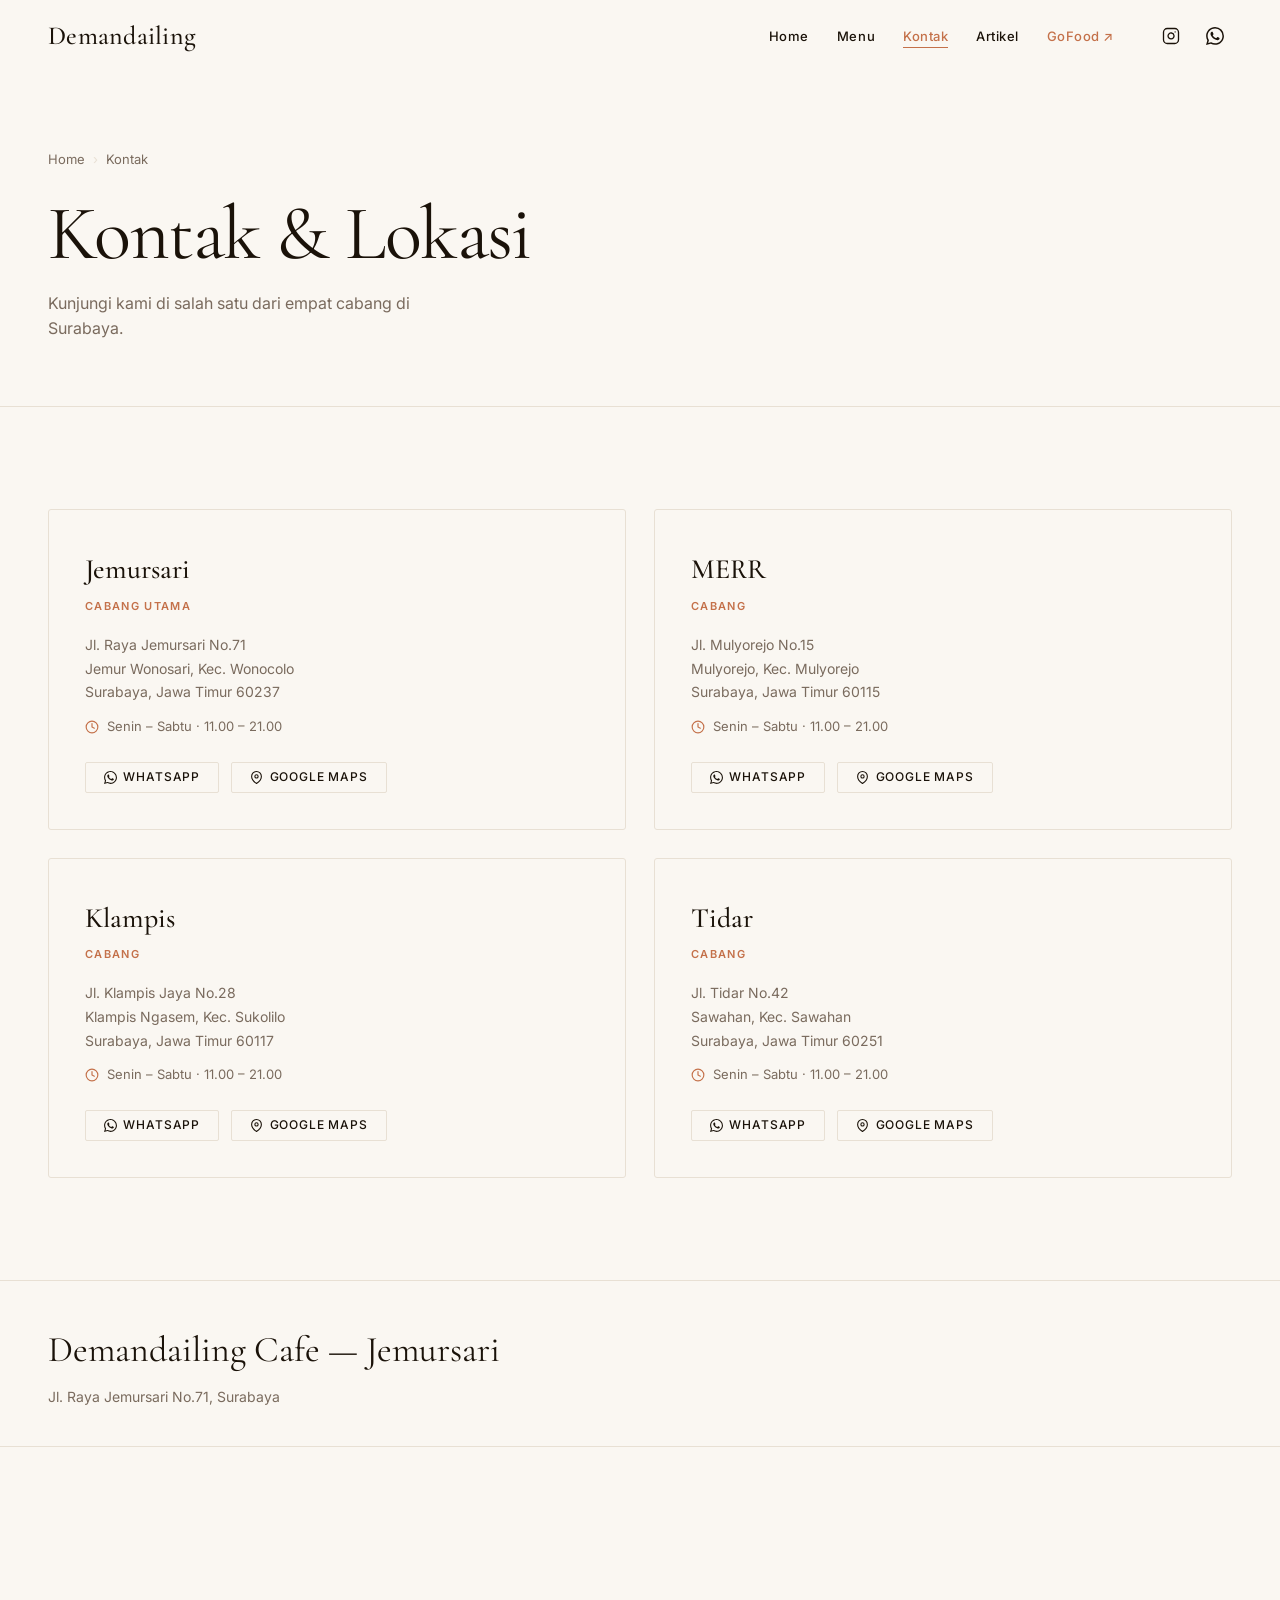
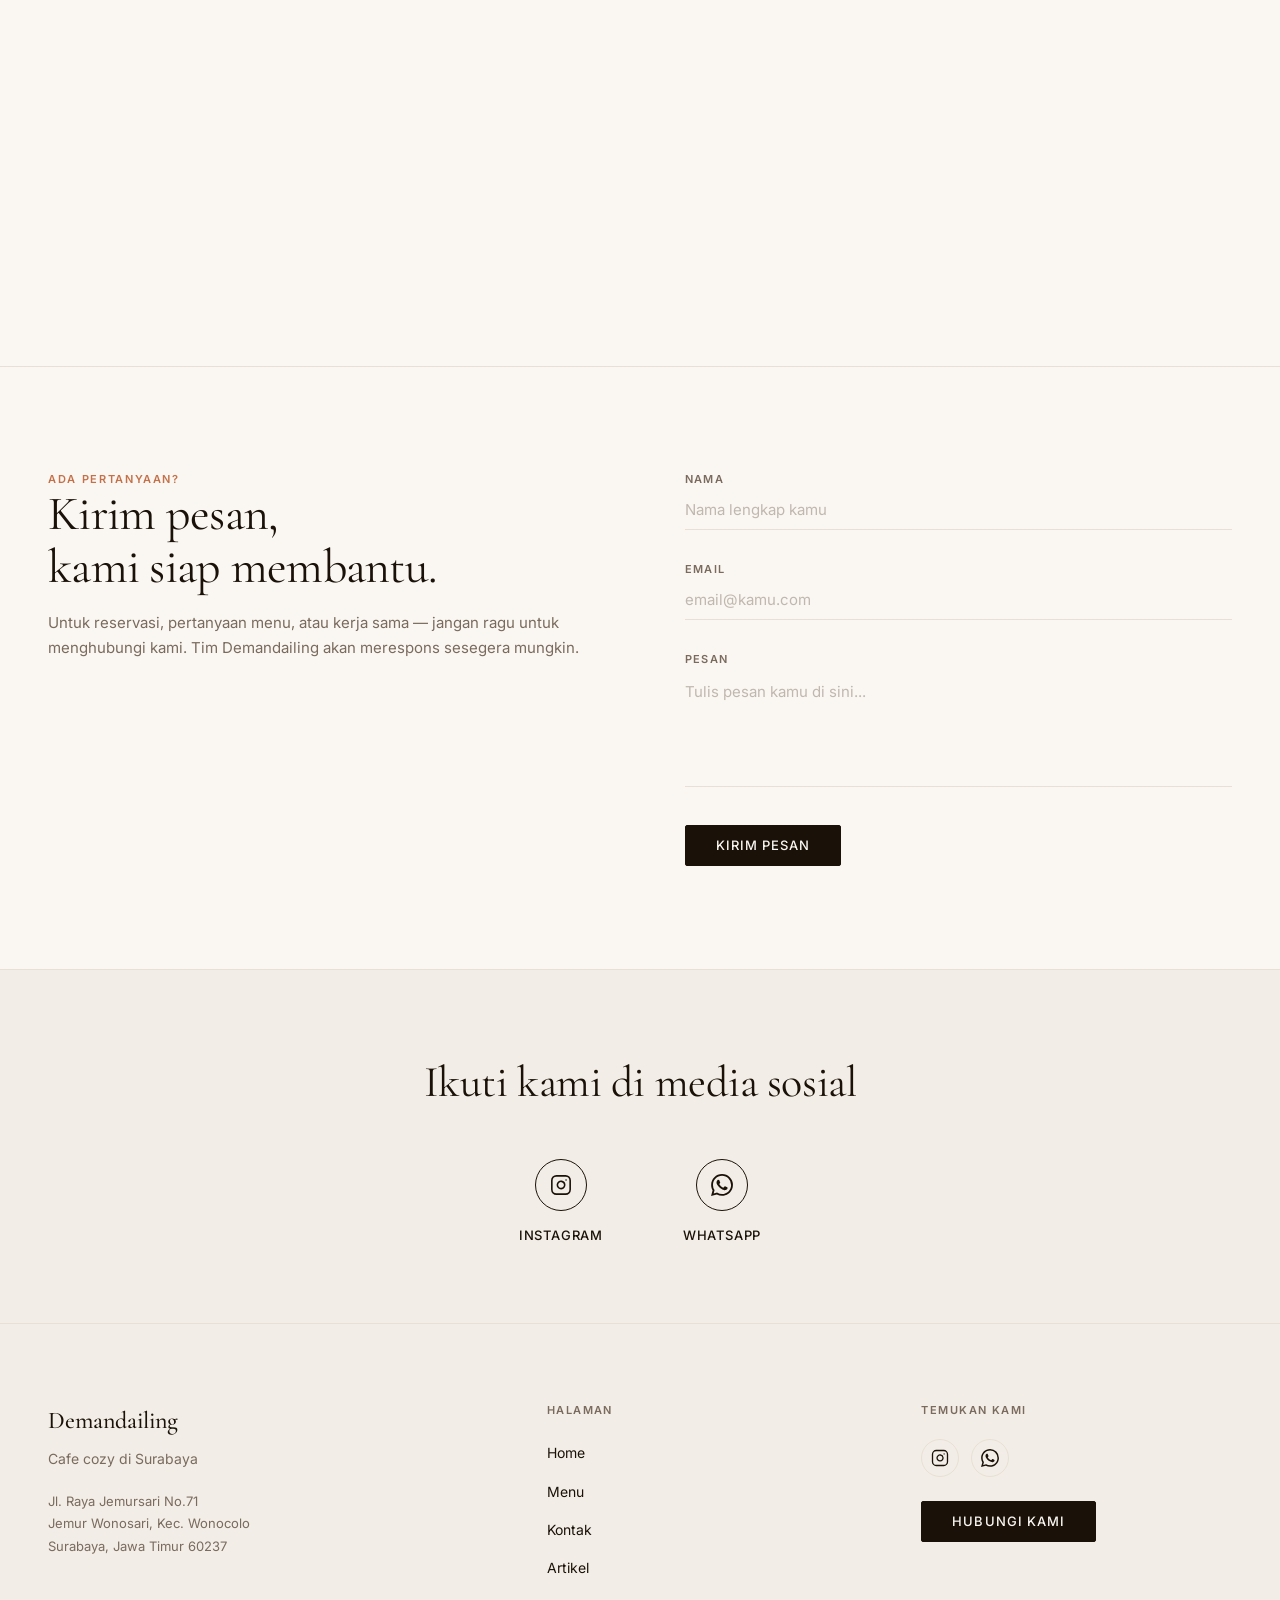
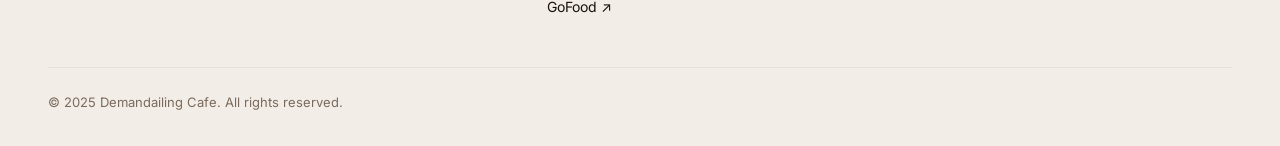
<file: kontak.html>
<!DOCTYPE html>
<html lang="id">
<head>
  <meta charset="UTF-8" />
  <meta name="viewport" content="width=device-width, initial-scale=1.0" />
  <meta name="description" content="Kontak & Lokasi Demandailing Cafe — Temukan cabang kami di MERR, Klampis, Tidar, dan Jemursari Surabaya." />
  <title>Kontak &amp; Lokasi — Demandailing Cafe</title>
  <link rel="stylesheet" href="css/main.css" />
  <link rel="stylesheet" href="css/components.css" />
  <link rel="stylesheet" href="css/pages/kontak.css" />
</head>
<body>

  <!-- ======================================================
       NAVBAR
       ====================================================== -->
  <nav class="navbar is-scrolled" id="navbar" aria-label="Navigasi utama">
    <div class="container navbar__inner">
      <a href="index.html" class="navbar__logo">Demandailing</a>

      <button class="navbar__hamburger" id="hamburger" aria-label="Buka menu navigasi" aria-expanded="false" aria-controls="nav-menu">
        <span></span>
        <span></span>
        <span></span>
      </button>

      <div class="navbar__menu" id="nav-menu">
        <ul class="navbar__links" role="list">
          <li><a href="index.html"   class="navbar__link">Home</a></li>
          <li><a href="menu.html"    class="navbar__link">Menu</a></li>
          <li><a href="kontak.html"  class="navbar__link" aria-current="page">Kontak</a></li>
          <li><a href="artikel.html" class="navbar__link">Artikel</a></li>
          <li>
            <a href="https://gofood.co.id/surabaya/restaurant/demandailing-cafe-jemursari-d4d94063-b3b0-4198-85f2-4512d21cfe6f"
               class="navbar__link navbar__link--gofood"
               target="_blank" rel="noopener noreferrer">GoFood ↗</a>
          </li>
        </ul>
        <div class="navbar__social">
          <a href="https://www.instagram.com/demandailingcafe/"
             class="navbar__social-link"
             target="_blank" rel="noopener noreferrer"
             aria-label="Instagram">
            <svg width="18" height="18" viewBox="0 0 24 24" fill="none" stroke="currentColor" stroke-width="1.75" stroke-linecap="round" stroke-linejoin="round" aria-hidden="true"><rect x="2" y="2" width="20" height="20" rx="5" ry="5"/><path d="M16 11.37A4 4 0 1 1 12.63 8 4 4 0 0 1 16 11.37z"/><line x1="17.5" y1="6.5" x2="17.51" y2="6.5"/></svg>
          </a>
          <a href="https://api.whatsapp.com/send?phone=6282130202020"
             class="navbar__social-link"
             target="_blank" rel="noopener noreferrer"
             aria-label="WhatsApp">
            <svg width="18" height="18" viewBox="0 0 24 24" fill="currentColor" aria-hidden="true"><path d="M17.472 14.382c-.297-.149-1.758-.867-2.03-.967-.273-.099-.471-.148-.67.15-.197.297-.767.966-.94 1.164-.173.199-.347.223-.644.075-.297-.15-1.255-.463-2.39-1.475-.883-.788-1.48-1.761-1.653-2.059-.173-.297-.018-.458.13-.606.134-.133.298-.347.446-.52.149-.174.198-.298.298-.497.099-.198.05-.371-.025-.52-.075-.149-.669-1.612-.916-2.207-.242-.579-.487-.5-.669-.51-.173-.008-.371-.01-.57-.01-.198 0-.52.074-.792.372-.272.297-1.04 1.016-1.04 2.479 0 1.462 1.065 2.875 1.213 3.074.149.198 2.096 3.2 5.077 4.487.709.306 1.262.489 1.694.625.712.227 1.36.195 1.871.118.571-.085 1.758-.719 2.006-1.413.248-.694.248-1.289.173-1.413-.074-.124-.272-.198-.57-.347m-5.421 7.403h-.004a9.87 9.87 0 01-5.031-1.378l-.361-.214-3.741.982.998-3.648-.235-.374a9.86 9.86 0 01-1.51-5.26c.001-5.45 4.436-9.884 9.888-9.884 2.64 0 5.122 1.03 6.988 2.898a9.825 9.825 0 012.893 6.994c-.003 5.45-4.437 9.884-9.885 9.884m8.413-18.297A11.815 11.815 0 0012.05 0C5.495 0 .16 5.335.157 11.892c0 2.096.547 4.142 1.588 5.945L.057 24l6.305-1.654a11.882 11.882 0 005.683 1.448h.005c6.554 0 11.89-5.335 11.893-11.893a11.821 11.821 0 00-3.48-8.413z"/></svg>
          </a>
        </div>
      </div>
    </div>
  </nav>

  <!-- ======================================================
       PAGE HEADER
       ====================================================== -->
  <header class="page-header">
    <div class="container">
      <nav class="breadcrumb" aria-label="Breadcrumb">
        <a href="index.html">Home</a>
        <span class="breadcrumb__sep" aria-hidden="true">›</span>
        <span aria-current="page">Kontak</span>
      </nav>
      <h1 class="page-header__title fade-in">Kontak &amp; Lokasi</h1>
      <p class="page-header__subtitle fade-in">Kunjungi kami di salah satu dari empat cabang di Surabaya.</p>
    </div>
  </header>

  <main>

    <!-- ======================================================
         BRANCH CARDS
         ====================================================== -->
    <section class="section branches" aria-labelledby="branches-title">
      <div class="container">
        <h2 class="sr-only" id="branches-title">Daftar Cabang</h2>
        <div class="branches__grid stagger-children">

          <!-- Jemursari -->
          <article class="branch-card">
            <h3 class="branch-card__name">Jemursari</h3>
            <span class="branch-card__tag">Cabang Utama</span>
            <address class="branch-card__address">
              Jl. Raya Jemursari No.71<br>
              Jemur Wonosari, Kec. Wonocolo<br>
              Surabaya, Jawa Timur 60237
            </address>
            <p class="branch-card__hours">
              <svg class="branch-card__hours-icon" viewBox="0 0 24 24" fill="none" stroke="currentColor" stroke-width="2" stroke-linecap="round" stroke-linejoin="round" aria-hidden="true"><circle cx="12" cy="12" r="10"/><polyline points="12 6 12 12 16 14"/></svg>
              Senin – Sabtu · 11.00 – 21.00
            </p>
            <div class="branch-card__actions">
              <a href="https://api.whatsapp.com/send?phone=6282130202020"
                 class="branch-card__btn"
                 target="_blank" rel="noopener noreferrer">
                <svg width="13" height="13" viewBox="0 0 24 24" fill="currentColor" aria-hidden="true"><path d="M17.472 14.382c-.297-.149-1.758-.867-2.03-.967-.273-.099-.471-.148-.67.15-.197.297-.767.966-.94 1.164-.173.199-.347.223-.644.075-.297-.15-1.255-.463-2.39-1.475-.883-.788-1.48-1.761-1.653-2.059-.173-.297-.018-.458.13-.606.134-.133.298-.347.446-.52.149-.174.198-.298.298-.497.099-.198.05-.371-.025-.52-.075-.149-.669-1.612-.916-2.207-.242-.579-.487-.5-.669-.51-.173-.008-.371-.01-.57-.01-.198 0-.52.074-.792.372-.272.297-1.04 1.016-1.04 2.479 0 1.462 1.065 2.875 1.213 3.074.149.198 2.096 3.2 5.077 4.487.709.306 1.262.489 1.694.625.712.227 1.36.195 1.871.118.571-.085 1.758-.719 2.006-1.413.248-.694.248-1.289.173-1.413-.074-.124-.272-.198-.57-.347m-5.421 7.403h-.004a9.87 9.87 0 01-5.031-1.378l-.361-.214-3.741.982.998-3.648-.235-.374a9.86 9.86 0 01-1.51-5.26c.001-5.45 4.436-9.884 9.888-9.884 2.64 0 5.122 1.03 6.988 2.898a9.825 9.825 0 012.893 6.994c-.003 5.45-4.437 9.884-9.885 9.884m8.413-18.297A11.815 11.815 0 0012.05 0C5.495 0 .16 5.335.157 11.892c0 2.096.547 4.142 1.588 5.945L.057 24l6.305-1.654a11.882 11.882 0 005.683 1.448h.005c6.554 0 11.89-5.335 11.893-11.893a11.821 11.821 0 00-3.48-8.413z"/></svg>
                WhatsApp
              </a>
              <a href="https://maps.google.com/?q=Demandailing+Cafe+Jemursari+Surabaya"
                 class="branch-card__btn"
                 target="_blank" rel="noopener noreferrer">
                <svg width="13" height="13" viewBox="0 0 24 24" fill="none" stroke="currentColor" stroke-width="2" stroke-linecap="round" stroke-linejoin="round" aria-hidden="true"><path d="M21 10c0 7-9 13-9 13s-9-6-9-13a9 9 0 0 1 18 0z"/><circle cx="12" cy="10" r="3"/></svg>
                Google Maps
              </a>
            </div>
          </article>

          <!-- MERR -->
          <article class="branch-card">
            <h3 class="branch-card__name">MERR</h3>
            <span class="branch-card__tag">Cabang</span>
            <address class="branch-card__address">
              Jl. Mulyorejo No.15<br>
              Mulyorejo, Kec. Mulyorejo<br>
              Surabaya, Jawa Timur 60115
            </address>
            <p class="branch-card__hours">
              <svg class="branch-card__hours-icon" viewBox="0 0 24 24" fill="none" stroke="currentColor" stroke-width="2" stroke-linecap="round" stroke-linejoin="round" aria-hidden="true"><circle cx="12" cy="12" r="10"/><polyline points="12 6 12 12 16 14"/></svg>
              Senin – Sabtu · 11.00 – 21.00
            </p>
            <div class="branch-card__actions">
              <a href="https://api.whatsapp.com/send?phone=6282130202020"
                 class="branch-card__btn"
                 target="_blank" rel="noopener noreferrer">
                <svg width="13" height="13" viewBox="0 0 24 24" fill="currentColor" aria-hidden="true"><path d="M17.472 14.382c-.297-.149-1.758-.867-2.03-.967-.273-.099-.471-.148-.67.15-.197.297-.767.966-.94 1.164-.173.199-.347.223-.644.075-.297-.15-1.255-.463-2.39-1.475-.883-.788-1.48-1.761-1.653-2.059-.173-.297-.018-.458.13-.606.134-.133.298-.347.446-.52.149-.174.198-.298.298-.497.099-.198.05-.371-.025-.52-.075-.149-.669-1.612-.916-2.207-.242-.579-.487-.5-.669-.51-.173-.008-.371-.01-.57-.01-.198 0-.52.074-.792.372-.272.297-1.04 1.016-1.04 2.479 0 1.462 1.065 2.875 1.213 3.074.149.198 2.096 3.2 5.077 4.487.709.306 1.262.489 1.694.625.712.227 1.36.195 1.871.118.571-.085 1.758-.719 2.006-1.413.248-.694.248-1.289.173-1.413-.074-.124-.272-.198-.57-.347m-5.421 7.403h-.004a9.87 9.87 0 01-5.031-1.378l-.361-.214-3.741.982.998-3.648-.235-.374a9.86 9.86 0 01-1.51-5.26c.001-5.45 4.436-9.884 9.888-9.884 2.64 0 5.122 1.03 6.988 2.898a9.825 9.825 0 012.893 6.994c-.003 5.45-4.437 9.884-9.885 9.884m8.413-18.297A11.815 11.815 0 0012.05 0C5.495 0 .16 5.335.157 11.892c0 2.096.547 4.142 1.588 5.945L.057 24l6.305-1.654a11.882 11.882 0 005.683 1.448h.005c6.554 0 11.89-5.335 11.893-11.893a11.821 11.821 0 00-3.48-8.413z"/></svg>
                WhatsApp
              </a>
              <a href="https://maps.google.com/?q=Demandailing+Cafe+MERR+Surabaya"
                 class="branch-card__btn"
                 target="_blank" rel="noopener noreferrer">
                <svg width="13" height="13" viewBox="0 0 24 24" fill="none" stroke="currentColor" stroke-width="2" stroke-linecap="round" stroke-linejoin="round" aria-hidden="true"><path d="M21 10c0 7-9 13-9 13s-9-6-9-13a9 9 0 0 1 18 0z"/><circle cx="12" cy="10" r="3"/></svg>
                Google Maps
              </a>
            </div>
          </article>

          <!-- Klampis -->
          <article class="branch-card">
            <h3 class="branch-card__name">Klampis</h3>
            <span class="branch-card__tag">Cabang</span>
            <address class="branch-card__address">
              Jl. Klampis Jaya No.28<br>
              Klampis Ngasem, Kec. Sukolilo<br>
              Surabaya, Jawa Timur 60117
            </address>
            <p class="branch-card__hours">
              <svg class="branch-card__hours-icon" viewBox="0 0 24 24" fill="none" stroke="currentColor" stroke-width="2" stroke-linecap="round" stroke-linejoin="round" aria-hidden="true"><circle cx="12" cy="12" r="10"/><polyline points="12 6 12 12 16 14"/></svg>
              Senin – Sabtu · 11.00 – 21.00
            </p>
            <div class="branch-card__actions">
              <a href="https://api.whatsapp.com/send?phone=6282130202020"
                 class="branch-card__btn"
                 target="_blank" rel="noopener noreferrer">
                <svg width="13" height="13" viewBox="0 0 24 24" fill="currentColor" aria-hidden="true"><path d="M17.472 14.382c-.297-.149-1.758-.867-2.03-.967-.273-.099-.471-.148-.67.15-.197.297-.767.966-.94 1.164-.173.199-.347.223-.644.075-.297-.15-1.255-.463-2.39-1.475-.883-.788-1.48-1.761-1.653-2.059-.173-.297-.018-.458.13-.606.134-.133.298-.347.446-.52.149-.174.198-.298.298-.497.099-.198.05-.371-.025-.52-.075-.149-.669-1.612-.916-2.207-.242-.579-.487-.5-.669-.51-.173-.008-.371-.01-.57-.01-.198 0-.52.074-.792.372-.272.297-1.04 1.016-1.04 2.479 0 1.462 1.065 2.875 1.213 3.074.149.198 2.096 3.2 5.077 4.487.709.306 1.262.489 1.694.625.712.227 1.36.195 1.871.118.571-.085 1.758-.719 2.006-1.413.248-.694.248-1.289.173-1.413-.074-.124-.272-.198-.57-.347m-5.421 7.403h-.004a9.87 9.87 0 01-5.031-1.378l-.361-.214-3.741.982.998-3.648-.235-.374a9.86 9.86 0 01-1.51-5.26c.001-5.45 4.436-9.884 9.888-9.884 2.64 0 5.122 1.03 6.988 2.898a9.825 9.825 0 012.893 6.994c-.003 5.45-4.437 9.884-9.885 9.884m8.413-18.297A11.815 11.815 0 0012.05 0C5.495 0 .16 5.335.157 11.892c0 2.096.547 4.142 1.588 5.945L.057 24l6.305-1.654a11.882 11.882 0 005.683 1.448h.005c6.554 0 11.89-5.335 11.893-11.893a11.821 11.821 0 00-3.48-8.413z"/></svg>
                WhatsApp
              </a>
              <a href="https://maps.google.com/?q=Demandailing+Cafe+Klampis+Surabaya"
                 class="branch-card__btn"
                 target="_blank" rel="noopener noreferrer">
                <svg width="13" height="13" viewBox="0 0 24 24" fill="none" stroke="currentColor" stroke-width="2" stroke-linecap="round" stroke-linejoin="round" aria-hidden="true"><path d="M21 10c0 7-9 13-9 13s-9-6-9-13a9 9 0 0 1 18 0z"/><circle cx="12" cy="10" r="3"/></svg>
                Google Maps
              </a>
            </div>
          </article>

          <!-- Tidar -->
          <article class="branch-card">
            <h3 class="branch-card__name">Tidar</h3>
            <span class="branch-card__tag">Cabang</span>
            <address class="branch-card__address">
              Jl. Tidar No.42<br>
              Sawahan, Kec. Sawahan<br>
              Surabaya, Jawa Timur 60251
            </address>
            <p class="branch-card__hours">
              <svg class="branch-card__hours-icon" viewBox="0 0 24 24" fill="none" stroke="currentColor" stroke-width="2" stroke-linecap="round" stroke-linejoin="round" aria-hidden="true"><circle cx="12" cy="12" r="10"/><polyline points="12 6 12 12 16 14"/></svg>
              Senin – Sabtu · 11.00 – 21.00
            </p>
            <div class="branch-card__actions">
              <a href="https://api.whatsapp.com/send?phone=6282130202020"
                 class="branch-card__btn"
                 target="_blank" rel="noopener noreferrer">
                <svg width="13" height="13" viewBox="0 0 24 24" fill="currentColor" aria-hidden="true"><path d="M17.472 14.382c-.297-.149-1.758-.867-2.03-.967-.273-.099-.471-.148-.67.15-.197.297-.767.966-.94 1.164-.173.199-.347.223-.644.075-.297-.15-1.255-.463-2.39-1.475-.883-.788-1.48-1.761-1.653-2.059-.173-.297-.018-.458.13-.606.134-.133.298-.347.446-.52.149-.174.198-.298.298-.497.099-.198.05-.371-.025-.52-.075-.149-.669-1.612-.916-2.207-.242-.579-.487-.5-.669-.51-.173-.008-.371-.01-.57-.01-.198 0-.52.074-.792.372-.272.297-1.04 1.016-1.04 2.479 0 1.462 1.065 2.875 1.213 3.074.149.198 2.096 3.2 5.077 4.487.709.306 1.262.489 1.694.625.712.227 1.36.195 1.871.118.571-.085 1.758-.719 2.006-1.413.248-.694.248-1.289.173-1.413-.074-.124-.272-.198-.57-.347m-5.421 7.403h-.004a9.87 9.87 0 01-5.031-1.378l-.361-.214-3.741.982.998-3.648-.235-.374a9.86 9.86 0 01-1.51-5.26c.001-5.45 4.436-9.884 9.888-9.884 2.64 0 5.122 1.03 6.988 2.898a9.825 9.825 0 012.893 6.994c-.003 5.45-4.437 9.884-9.885 9.884m8.413-18.297A11.815 11.815 0 0012.05 0C5.495 0 .16 5.335.157 11.892c0 2.096.547 4.142 1.588 5.945L.057 24l6.305-1.654a11.882 11.882 0 005.683 1.448h.005c6.554 0 11.89-5.335 11.893-11.893a11.821 11.821 0 00-3.48-8.413z"/></svg>
                WhatsApp
              </a>
              <a href="https://maps.google.com/?q=Demandailing+Cafe+Tidar+Surabaya"
                 class="branch-card__btn"
                 target="_blank" rel="noopener noreferrer">
                <svg width="13" height="13" viewBox="0 0 24 24" fill="none" stroke="currentColor" stroke-width="2" stroke-linecap="round" stroke-linejoin="round" aria-hidden="true"><path d="M21 10c0 7-9 13-9 13s-9-6-9-13a9 9 0 0 1 18 0z"/><circle cx="12" cy="10" r="3"/></svg>
                Google Maps
              </a>
            </div>
          </article>

        </div>
      </div>
    </section>

    <!-- ======================================================
         MAP
         ====================================================== -->
    <section class="map-section" aria-label="Peta lokasi Jemursari">
      <div class="container">
        <div class="map-section__label fade-in">
          <h2 class="map-section__title">Demandailing Cafe — Jemursari</h2>
          <p class="map-section__sub">Jl. Raya Jemursari No.71, Surabaya</p>
        </div>
      </div>
      <iframe
        class="map-section__embed"
        src="https://www.google.com/maps/embed?pb=!1m18!1m12!1m3!1d3957.2789442788708!2d112.7423232!3d-7.3225321!2m3!1f0!2f0!3f0!3m2!1i1024!2i768!4f13.1!3m3!1m2!1s0x2dd7fb147ec16a17%3A0x627323705bdbc865!2sDemandailing%20Cafe!5e0!3m2!1sid!2sbd!4v1743051967060!5m2!1sid!2sbd"
        loading="lazy"
        referrerpolicy="no-referrer-when-downgrade"
        title="Peta lokasi Demandailing Cafe Jemursari"
        allowfullscreen></iframe>
    </section>

    <!-- ======================================================
         CONTACT FORM
         ====================================================== -->
    <section class="section contact-form-section" aria-labelledby="form-title">
      <div class="container">
        <div class="contact-form-section__inner">
          <div class="fade-in">
            <span class="overline">Ada Pertanyaan?</span>
            <h2 class="contact-form-section__intro-title" id="form-title">
              Kirim pesan,<br>kami siap membantu.
            </h2>
            <p class="contact-form-section__intro-text">
              Untuk reservasi, pertanyaan menu, atau kerja sama — jangan ragu untuk menghubungi kami. Tim Demandailing akan merespons sesegera mungkin.
            </p>
          </div>

          <form class="contact-form fade-in" action="#" method="post" novalidate>
            <div class="form-field">
              <label for="nama">Nama</label>
              <input type="text" id="nama" name="nama" placeholder="Nama lengkap kamu" autocomplete="name" required />
            </div>
            <div class="form-field">
              <label for="email">Email</label>
              <input type="email" id="email" name="email" placeholder="email@kamu.com" autocomplete="email" required />
            </div>
            <div class="form-field">
              <label for="pesan">Pesan</label>
              <textarea id="pesan" name="pesan" placeholder="Tulis pesan kamu di sini..." rows="4" required></textarea>
            </div>
            <button type="submit" class="btn btn--dark contact-form__submit">Kirim Pesan</button>
          </form>
        </div>
      </div>
    </section>

    <!-- ======================================================
         SOCIAL STRIP
         ====================================================== -->
    <section class="section--sm social-strip" aria-label="Media sosial">
      <div class="container">
        <div class="social-strip__inner fade-in">
          <h2 class="social-strip__title">Ikuti kami di media sosial</h2>
          <div class="social-strip__links">
            <a href="https://www.instagram.com/demandailingcafe/"
               class="social-strip__link"
               target="_blank" rel="noopener noreferrer">
              <div class="social-strip__icon">
                <svg width="22" height="22" viewBox="0 0 24 24" fill="none" stroke="currentColor" stroke-width="1.75" stroke-linecap="round" stroke-linejoin="round" aria-hidden="true"><rect x="2" y="2" width="20" height="20" rx="5" ry="5"/><path d="M16 11.37A4 4 0 1 1 12.63 8 4 4 0 0 1 16 11.37z"/><line x1="17.5" y1="6.5" x2="17.51" y2="6.5"/></svg>
              </div>
              <span class="social-strip__label">Instagram</span>
            </a>
            <a href="https://api.whatsapp.com/send?phone=6282130202020"
               class="social-strip__link"
               target="_blank" rel="noopener noreferrer">
              <div class="social-strip__icon">
                <svg width="22" height="22" viewBox="0 0 24 24" fill="currentColor" aria-hidden="true"><path d="M17.472 14.382c-.297-.149-1.758-.867-2.03-.967-.273-.099-.471-.148-.67.15-.197.297-.767.966-.94 1.164-.173.199-.347.223-.644.075-.297-.15-1.255-.463-2.39-1.475-.883-.788-1.48-1.761-1.653-2.059-.173-.297-.018-.458.13-.606.134-.133.298-.347.446-.52.149-.174.198-.298.298-.497.099-.198.05-.371-.025-.52-.075-.149-.669-1.612-.916-2.207-.242-.579-.487-.5-.669-.51-.173-.008-.371-.01-.57-.01-.198 0-.52.074-.792.372-.272.297-1.04 1.016-1.04 2.479 0 1.462 1.065 2.875 1.213 3.074.149.198 2.096 3.2 5.077 4.487.709.306 1.262.489 1.694.625.712.227 1.36.195 1.871.118.571-.085 1.758-.719 2.006-1.413.248-.694.248-1.289.173-1.413-.074-.124-.272-.198-.57-.347m-5.421 7.403h-.004a9.87 9.87 0 01-5.031-1.378l-.361-.214-3.741.982.998-3.648-.235-.374a9.86 9.86 0 01-1.51-5.26c.001-5.45 4.436-9.884 9.888-9.884 2.64 0 5.122 1.03 6.988 2.898a9.825 9.825 0 012.893 6.994c-.003 5.45-4.437 9.884-9.885 9.884m8.413-18.297A11.815 11.815 0 0012.05 0C5.495 0 .16 5.335.157 11.892c0 2.096.547 4.142 1.588 5.945L.057 24l6.305-1.654a11.882 11.882 0 005.683 1.448h.005c6.554 0 11.89-5.335 11.893-11.893a11.821 11.821 0 00-3.48-8.413z"/></svg>
              </div>
              <span class="social-strip__label">WhatsApp</span>
            </a>
          </div>
        </div>
      </div>
    </section>

  </main>

  <!-- ======================================================
       FOOTER
       ====================================================== -->
  <footer class="footer">
    <div class="container">
      <div class="footer__inner">

        <div class="footer__brand">
          <a href="index.html" class="footer__logo">Demandailing</a>
          <p class="footer__tagline">Cafe cozy di Surabaya</p>
          <address class="footer__address">
            Jl. Raya Jemursari No.71<br>
            Jemur Wonosari, Kec. Wonocolo<br>
            Surabaya, Jawa Timur 60237
          </address>
        </div>

        <div>
          <span class="footer__col-title">Halaman</span>
          <ul class="footer__nav-links" role="list">
            <li><a href="index.html"   class="footer__nav-link">Home</a></li>
            <li><a href="menu.html"    class="footer__nav-link">Menu</a></li>
            <li><a href="kontak.html"  class="footer__nav-link">Kontak</a></li>
            <li><a href="artikel.html" class="footer__nav-link">Artikel</a></li>
            <li>
              <a href="https://gofood.co.id/surabaya/restaurant/demandailing-cafe-jemursari-d4d94063-b3b0-4198-85f2-4512d21cfe6f"
                 class="footer__nav-link"
                 target="_blank" rel="noopener noreferrer">GoFood ↗</a>
            </li>
          </ul>
        </div>

        <div>
          <span class="footer__col-title">Temukan Kami</span>
          <div class="footer__social-links">
            <a href="https://www.instagram.com/demandailingcafe/"
               class="footer__social-link"
               target="_blank" rel="noopener noreferrer"
               aria-label="Instagram">
              <svg width="18" height="18" viewBox="0 0 24 24" fill="none" stroke="currentColor" stroke-width="1.75" stroke-linecap="round" stroke-linejoin="round" aria-hidden="true"><rect x="2" y="2" width="20" height="20" rx="5" ry="5"/><path d="M16 11.37A4 4 0 1 1 12.63 8 4 4 0 0 1 16 11.37z"/><line x1="17.5" y1="6.5" x2="17.51" y2="6.5"/></svg>
            </a>
            <a href="https://api.whatsapp.com/send?phone=6282130202020"
               class="footer__social-link"
               target="_blank" rel="noopener noreferrer"
               aria-label="WhatsApp">
              <svg width="18" height="18" viewBox="0 0 24 24" fill="currentColor" aria-hidden="true"><path d="M17.472 14.382c-.297-.149-1.758-.867-2.03-.967-.273-.099-.471-.148-.67.15-.197.297-.767.966-.94 1.164-.173.199-.347.223-.644.075-.297-.15-1.255-.463-2.39-1.475-.883-.788-1.48-1.761-1.653-2.059-.173-.297-.018-.458.13-.606.134-.133.298-.347.446-.52.149-.174.198-.298.298-.497.099-.198.05-.371-.025-.52-.075-.149-.669-1.612-.916-2.207-.242-.579-.487-.5-.669-.51-.173-.008-.371-.01-.57-.01-.198 0-.52.074-.792.372-.272.297-1.04 1.016-1.04 2.479 0 1.462 1.065 2.875 1.213 3.074.149.198 2.096 3.2 5.077 4.487.709.306 1.262.489 1.694.625.712.227 1.36.195 1.871.118.571-.085 1.758-.719 2.006-1.413.248-.694.248-1.289.173-1.413-.074-.124-.272-.198-.57-.347m-5.421 7.403h-.004a9.87 9.87 0 01-5.031-1.378l-.361-.214-3.741.982.998-3.648-.235-.374a9.86 9.86 0 01-1.51-5.26c.001-5.45 4.436-9.884 9.888-9.884 2.64 0 5.122 1.03 6.988 2.898a9.825 9.825 0 012.893 6.994c-.003 5.45-4.437 9.884-9.885 9.884m8.413-18.297A11.815 11.815 0 0012.05 0C5.495 0 .16 5.335.157 11.892c0 2.096.547 4.142 1.588 5.945L.057 24l6.305-1.654a11.882 11.882 0 005.683 1.448h.005c6.554 0 11.89-5.335 11.893-11.893a11.821 11.821 0 00-3.48-8.413z"/></svg>
            </a>
          </div>
          <a href="https://api.whatsapp.com/send?phone=6282130202020"
             class="btn btn--dark"
             target="_blank" rel="noopener noreferrer">Hubungi Kami</a>
        </div>

      </div>

      <div class="footer__bottom">
        <p class="footer__copyright">&copy; 2025 Demandailing Cafe. All rights reserved.</p>
      </div>
    </div>
  </footer>

  <script src="js/main.js"></script>
</body>
</html>
</file>
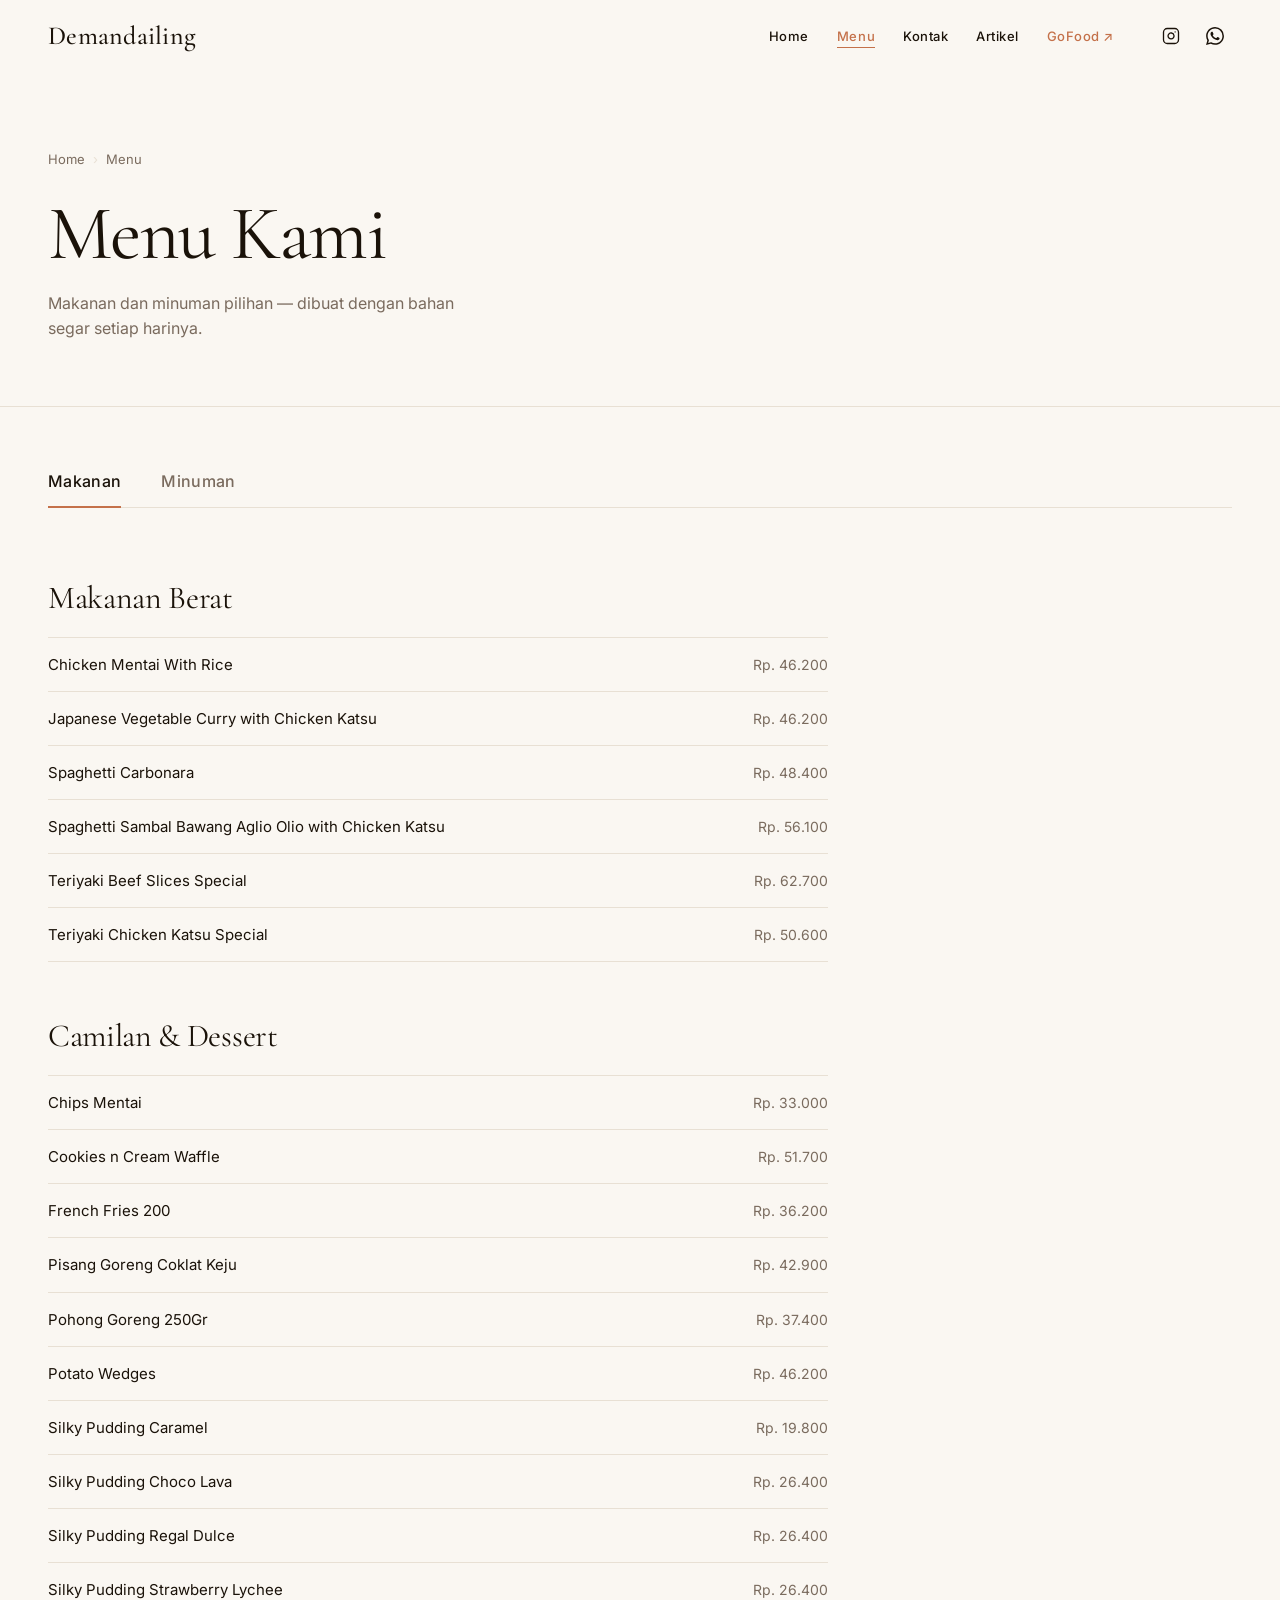
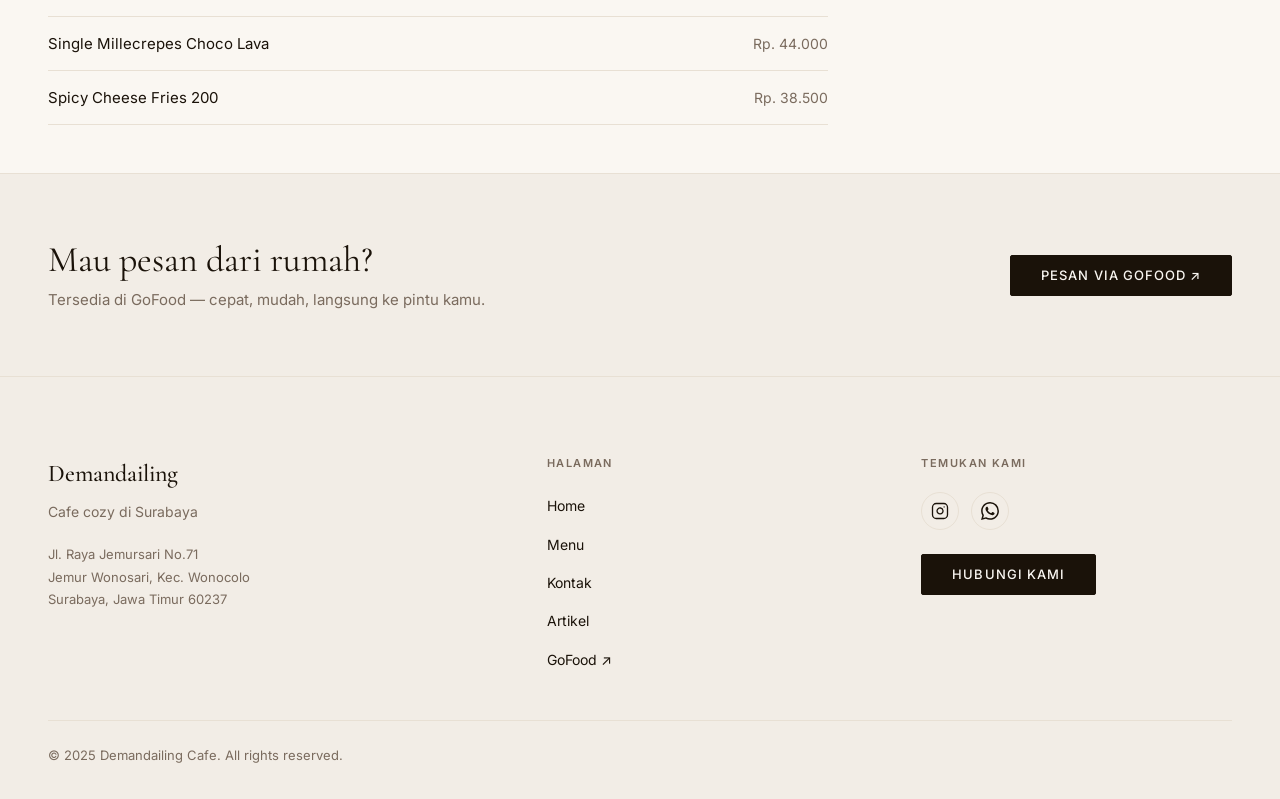
<file: menu.html>
<!DOCTYPE html>
<html lang="id">
<head>
  <meta charset="UTF-8" />
  <meta name="viewport" content="width=device-width, initial-scale=1.0" />
  <meta name="description" content="Menu Demandailing Cafe — Makanan dan minuman pilihan dengan cita rasa premium dan harga bersahabat." />
  <title>Menu — Demandailing Cafe</title>
  <link rel="stylesheet" href="css/main.css" />
  <link rel="stylesheet" href="css/components.css" />
  <link rel="stylesheet" href="css/pages/menu.css" />
</head>
<body>

  <!-- ======================================================
       NAVBAR
       ====================================================== -->
  <nav class="navbar is-scrolled" id="navbar" aria-label="Navigasi utama">
    <div class="container navbar__inner">
      <a href="index.html" class="navbar__logo">Demandailing</a>

      <button class="navbar__hamburger" id="hamburger" aria-label="Buka menu navigasi" aria-expanded="false" aria-controls="nav-menu">
        <span></span>
        <span></span>
        <span></span>
      </button>

      <div class="navbar__menu" id="nav-menu">
        <ul class="navbar__links" role="list">
          <li><a href="index.html"   class="navbar__link">Home</a></li>
          <li><a href="menu.html"    class="navbar__link" aria-current="page">Menu</a></li>
          <li><a href="kontak.html"  class="navbar__link">Kontak</a></li>
          <li><a href="artikel.html" class="navbar__link">Artikel</a></li>
          <li>
            <a href="https://gofood.co.id/surabaya/restaurant/demandailing-cafe-jemursari-d4d94063-b3b0-4198-85f2-4512d21cfe6f"
               class="navbar__link navbar__link--gofood"
               target="_blank" rel="noopener noreferrer">GoFood ↗</a>
          </li>
        </ul>
        <div class="navbar__social">
          <a href="https://www.instagram.com/demandailingcafe/"
             class="navbar__social-link"
             target="_blank" rel="noopener noreferrer"
             aria-label="Instagram">
            <svg width="18" height="18" viewBox="0 0 24 24" fill="none" stroke="currentColor" stroke-width="1.75" stroke-linecap="round" stroke-linejoin="round" aria-hidden="true"><rect x="2" y="2" width="20" height="20" rx="5" ry="5"/><path d="M16 11.37A4 4 0 1 1 12.63 8 4 4 0 0 1 16 11.37z"/><line x1="17.5" y1="6.5" x2="17.51" y2="6.5"/></svg>
          </a>
          <a href="https://api.whatsapp.com/send?phone=6282130202020"
             class="navbar__social-link"
             target="_blank" rel="noopener noreferrer"
             aria-label="WhatsApp">
            <svg width="18" height="18" viewBox="0 0 24 24" fill="currentColor" aria-hidden="true"><path d="M17.472 14.382c-.297-.149-1.758-.867-2.03-.967-.273-.099-.471-.148-.67.15-.197.297-.767.966-.94 1.164-.173.199-.347.223-.644.075-.297-.15-1.255-.463-2.39-1.475-.883-.788-1.48-1.761-1.653-2.059-.173-.297-.018-.458.13-.606.134-.133.298-.347.446-.52.149-.174.198-.298.298-.497.099-.198.05-.371-.025-.52-.075-.149-.669-1.612-.916-2.207-.242-.579-.487-.5-.669-.51-.173-.008-.371-.01-.57-.01-.198 0-.52.074-.792.372-.272.297-1.04 1.016-1.04 2.479 0 1.462 1.065 2.875 1.213 3.074.149.198 2.096 3.2 5.077 4.487.709.306 1.262.489 1.694.625.712.227 1.36.195 1.871.118.571-.085 1.758-.719 2.006-1.413.248-.694.248-1.289.173-1.413-.074-.124-.272-.198-.57-.347m-5.421 7.403h-.004a9.87 9.87 0 01-5.031-1.378l-.361-.214-3.741.982.998-3.648-.235-.374a9.86 9.86 0 01-1.51-5.26c.001-5.45 4.436-9.884 9.888-9.884 2.64 0 5.122 1.03 6.988 2.898a9.825 9.825 0 012.893 6.994c-.003 5.45-4.437 9.884-9.885 9.884m8.413-18.297A11.815 11.815 0 0012.05 0C5.495 0 .16 5.335.157 11.892c0 2.096.547 4.142 1.588 5.945L.057 24l6.305-1.654a11.882 11.882 0 005.683 1.448h.005c6.554 0 11.89-5.335 11.893-11.893a11.821 11.821 0 00-3.48-8.413z"/></svg>
          </a>
        </div>
      </div>
    </div>
  </nav>

  <!-- ======================================================
       PAGE HEADER
       ====================================================== -->
  <header class="page-header">
    <div class="container">
      <nav class="breadcrumb" aria-label="Breadcrumb">
        <a href="index.html">Home</a>
        <span class="breadcrumb__sep" aria-hidden="true">›</span>
        <span aria-current="page">Menu</span>
      </nav>
      <h1 class="page-header__title fade-in">Menu Kami</h1>
      <p class="page-header__subtitle fade-in">Makanan dan minuman pilihan — dibuat dengan bahan segar setiap harinya.</p>
    </div>
  </header>

  <!-- ======================================================
       MENU CONTENT
       ====================================================== -->
  <main>
    <div class="container">

      <!-- Tab navigation -->
      <div class="menu-tabs" role="tablist" aria-label="Kategori menu">
        <div class="menu-tabs__list">
          <button class="menu-tab is-active"
                  role="tab"
                  data-tab="makanan"
                  aria-selected="true"
                  aria-controls="panel-makanan"
                  id="tab-makanan">Makanan</button>
          <button class="menu-tab"
                  role="tab"
                  data-tab="minuman"
                  aria-selected="false"
                  aria-controls="panel-minuman"
                  id="tab-minuman">Minuman</button>
        </div>
      </div>

      <!-- MAKANAN panel -->
      <div class="menu-panel"
           id="panel-makanan"
           data-panel="makanan"
           role="tabpanel"
           aria-labelledby="tab-makanan">

        <!-- Makanan Berat -->
        <div class="menu-category fade-in">
          <h2 class="menu-category__title">Makanan Berat</h2>
          <hr class="menu-category__rule" />
          <ul class="menu-items-list">
            <li class="menu-item">
              <span class="menu-item__name">Chicken Mentai With Rice</span>
              <span class="menu-item__price">Rp. 46.200</span>
            </li>
            <li class="menu-item">
              <span class="menu-item__name">Japanese Vegetable Curry with Chicken Katsu</span>
              <span class="menu-item__price">Rp. 46.200</span>
            </li>
            <li class="menu-item">
              <span class="menu-item__name">Spaghetti Carbonara</span>
              <span class="menu-item__price">Rp. 48.400</span>
            </li>
            <li class="menu-item">
              <span class="menu-item__name">Spaghetti Sambal Bawang Aglio Olio with Chicken Katsu</span>
              <span class="menu-item__price">Rp. 56.100</span>
            </li>
            <li class="menu-item">
              <span class="menu-item__name">Teriyaki Beef Slices Special</span>
              <span class="menu-item__price">Rp. 62.700</span>
            </li>
            <li class="menu-item">
              <span class="menu-item__name">Teriyaki Chicken Katsu Special</span>
              <span class="menu-item__price">Rp. 50.600</span>
            </li>
          </ul>
        </div>

        <!-- Camilan & Dessert -->
        <div class="menu-category fade-in">
          <h2 class="menu-category__title">Camilan &amp; Dessert</h2>
          <hr class="menu-category__rule" />
          <ul class="menu-items-list">
            <li class="menu-item">
              <span class="menu-item__name">Chips Mentai</span>
              <span class="menu-item__price">Rp. 33.000</span>
            </li>
            <li class="menu-item">
              <span class="menu-item__name">Cookies n Cream Waffle</span>
              <span class="menu-item__price">Rp. 51.700</span>
            </li>
            <li class="menu-item">
              <span class="menu-item__name">French Fries 200</span>
              <span class="menu-item__price">Rp. 36.200</span>
            </li>
            <li class="menu-item">
              <span class="menu-item__name">Pisang Goreng Coklat Keju</span>
              <span class="menu-item__price">Rp. 42.900</span>
            </li>
            <li class="menu-item">
              <span class="menu-item__name">Pohong Goreng 250Gr</span>
              <span class="menu-item__price">Rp. 37.400</span>
            </li>
            <li class="menu-item">
              <span class="menu-item__name">Potato Wedges</span>
              <span class="menu-item__price">Rp. 46.200</span>
            </li>
            <li class="menu-item">
              <span class="menu-item__name">Silky Pudding Caramel</span>
              <span class="menu-item__price">Rp. 19.800</span>
            </li>
            <li class="menu-item">
              <span class="menu-item__name">Silky Pudding Choco Lava</span>
              <span class="menu-item__price">Rp. 26.400</span>
            </li>
            <li class="menu-item">
              <span class="menu-item__name">Silky Pudding Regal Dulce</span>
              <span class="menu-item__price">Rp. 26.400</span>
            </li>
            <li class="menu-item">
              <span class="menu-item__name">Silky Pudding Strawberry Lychee</span>
              <span class="menu-item__price">Rp. 26.400</span>
            </li>
            <li class="menu-item">
              <span class="menu-item__name">Single Millecrepes Choco Lava</span>
              <span class="menu-item__price">Rp. 44.000</span>
            </li>
            <li class="menu-item">
              <span class="menu-item__name">Spicy Cheese Fries 200</span>
              <span class="menu-item__price">Rp. 38.500</span>
            </li>
          </ul>
        </div>

      </div>
      <!-- /MAKANAN panel -->

      <!-- MINUMAN panel -->
      <div class="menu-panel"
           id="panel-minuman"
           data-panel="minuman"
           role="tabpanel"
           aria-labelledby="tab-minuman"
           hidden>

        <div class="menu-category fade-in">
          <h2 class="menu-category__title">Minuman</h2>
          <hr class="menu-category__rule" />
          <ul class="menu-items-list">
            <li class="menu-item">
              <span class="menu-item__name">Carrot Tomatoes Jus</span>
              <span class="menu-item__price">Rp. 41.400</span>
            </li>
            <li class="menu-item">
              <span class="menu-item__name">Choco CnC Frappe</span>
              <span class="menu-item__price">Rp. 38.500</span>
            </li>
            <li class="menu-item">
              <span class="menu-item__name">Dragon Fruit Banana</span>
              <span class="menu-item__price">Rp. 41.800</span>
            </li>
            <li class="menu-item">
              <span class="menu-item__name">Hazelnut Pralin Frappe</span>
              <span class="menu-item__price">Rp. 41.800</span>
            </li>
            <li class="menu-item">
              <span class="menu-item__name">Ice Kopi Gula Aren</span>
              <span class="menu-item__price">Rp. 36.300</span>
            </li>
            <li class="menu-item">
              <span class="menu-item__name">Ice Regalatte</span>
              <span class="menu-item__price">Rp. 48.400</span>
            </li>
            <li class="menu-item">
              <span class="menu-item__name">Kale and Lemon Yoghurt</span>
              <span class="menu-item__price">Rp. 41.800</span>
            </li>
            <li class="menu-item">
              <span class="menu-item__name">Lemon Wasabi Soda</span>
              <span class="menu-item__price">Rp. 29.700</span>
            </li>
            <li class="menu-item">
              <span class="menu-item__name">Mango Strawberry Smoothies</span>
              <span class="menu-item__price">Rp. 41.800</span>
            </li>
            <li class="menu-item">
              <span class="menu-item__name">Mango Yoghurt</span>
              <span class="menu-item__price">Rp. 38.500</span>
            </li>
            <li class="menu-item">
              <span class="menu-item__name">Milo Caramel Regal</span>
              <span class="menu-item__price">Rp. 41.800</span>
            </li>
            <li class="menu-item">
              <span class="menu-item__name">Peach Yoghurt</span>
              <span class="menu-item__price">Rp. 38.500</span>
            </li>
            <li class="menu-item">
              <span class="menu-item__name">Raspberry Cola</span>
              <span class="menu-item__price">Rp. 31.900</span>
            </li>
            <li class="menu-item">
              <span class="menu-item__name">Raspberry Soda</span>
              <span class="menu-item__price">Rp. 35.200</span>
            </li>
            <li class="menu-item">
              <span class="menu-item__name">Rujak Soda</span>
              <span class="menu-item__price">Rp. 29.700</span>
            </li>
            <li class="menu-item">
              <span class="menu-item__name">Strawberry Lemon Frappe</span>
              <span class="menu-item__price">Rp. 38.500</span>
            </li>
            <li class="menu-item">
              <span class="menu-item__name">Strawberry Wasabi Soda</span>
              <span class="menu-item__price">Rp. 29.700</span>
            </li>
            <li class="menu-item">
              <span class="menu-item__name">Strawberry Yoghurt</span>
              <span class="menu-item__price">Rp. 38.500</span>
            </li>
          </ul>
        </div>

      </div>
      <!-- /MINUMAN panel -->

    </div>
  </main>

  <!-- ======================================================
       GOFOOD BANNER
       ====================================================== -->
  <section class="gofood-banner section--sm" aria-label="Pesan via GoFood">
    <div class="container">
      <div class="gofood-banner__inner fade-in">
        <div>
          <p class="gofood-banner__text">Mau pesan dari rumah?</p>
          <p class="gofood-banner__sub">Tersedia di GoFood — cepat, mudah, langsung ke pintu kamu.</p>
        </div>
        <a href="https://gofood.co.id/surabaya/restaurant/demandailing-cafe-jemursari-d4d94063-b3b0-4198-85f2-4512d21cfe6f"
           class="btn btn--dark"
           target="_blank" rel="noopener noreferrer">Pesan via GoFood ↗</a>
      </div>
    </div>
  </section>

  <!-- ======================================================
       FOOTER
       ====================================================== -->
  <footer class="footer">
    <div class="container">
      <div class="footer__inner">

        <div class="footer__brand">
          <a href="index.html" class="footer__logo">Demandailing</a>
          <p class="footer__tagline">Cafe cozy di Surabaya</p>
          <address class="footer__address">
            Jl. Raya Jemursari No.71<br>
            Jemur Wonosari, Kec. Wonocolo<br>
            Surabaya, Jawa Timur 60237
          </address>
        </div>

        <div>
          <span class="footer__col-title">Halaman</span>
          <ul class="footer__nav-links" role="list">
            <li><a href="index.html"   class="footer__nav-link">Home</a></li>
            <li><a href="menu.html"    class="footer__nav-link">Menu</a></li>
            <li><a href="kontak.html"  class="footer__nav-link">Kontak</a></li>
            <li><a href="artikel.html" class="footer__nav-link">Artikel</a></li>
            <li>
              <a href="https://gofood.co.id/surabaya/restaurant/demandailing-cafe-jemursari-d4d94063-b3b0-4198-85f2-4512d21cfe6f"
                 class="footer__nav-link"
                 target="_blank" rel="noopener noreferrer">GoFood ↗</a>
            </li>
          </ul>
        </div>

        <div>
          <span class="footer__col-title">Temukan Kami</span>
          <div class="footer__social-links">
            <a href="https://www.instagram.com/demandailingcafe/"
               class="footer__social-link"
               target="_blank" rel="noopener noreferrer"
               aria-label="Instagram">
              <svg width="18" height="18" viewBox="0 0 24 24" fill="none" stroke="currentColor" stroke-width="1.75" stroke-linecap="round" stroke-linejoin="round" aria-hidden="true"><rect x="2" y="2" width="20" height="20" rx="5" ry="5"/><path d="M16 11.37A4 4 0 1 1 12.63 8 4 4 0 0 1 16 11.37z"/><line x1="17.5" y1="6.5" x2="17.51" y2="6.5"/></svg>
            </a>
            <a href="https://api.whatsapp.com/send?phone=6282130202020"
               class="footer__social-link"
               target="_blank" rel="noopener noreferrer"
               aria-label="WhatsApp">
              <svg width="18" height="18" viewBox="0 0 24 24" fill="currentColor" aria-hidden="true"><path d="M17.472 14.382c-.297-.149-1.758-.867-2.03-.967-.273-.099-.471-.148-.67.15-.197.297-.767.966-.94 1.164-.173.199-.347.223-.644.075-.297-.15-1.255-.463-2.39-1.475-.883-.788-1.48-1.761-1.653-2.059-.173-.297-.018-.458.13-.606.134-.133.298-.347.446-.52.149-.174.198-.298.298-.497.099-.198.05-.371-.025-.52-.075-.149-.669-1.612-.916-2.207-.242-.579-.487-.5-.669-.51-.173-.008-.371-.01-.57-.01-.198 0-.52.074-.792.372-.272.297-1.04 1.016-1.04 2.479 0 1.462 1.065 2.875 1.213 3.074.149.198 2.096 3.2 5.077 4.487.709.306 1.262.489 1.694.625.712.227 1.36.195 1.871.118.571-.085 1.758-.719 2.006-1.413.248-.694.248-1.289.173-1.413-.074-.124-.272-.198-.57-.347m-5.421 7.403h-.004a9.87 9.87 0 01-5.031-1.378l-.361-.214-3.741.982.998-3.648-.235-.374a9.86 9.86 0 01-1.51-5.26c.001-5.45 4.436-9.884 9.888-9.884 2.64 0 5.122 1.03 6.988 2.898a9.825 9.825 0 012.893 6.994c-.003 5.45-4.437 9.884-9.885 9.884m8.413-18.297A11.815 11.815 0 0012.05 0C5.495 0 .16 5.335.157 11.892c0 2.096.547 4.142 1.588 5.945L.057 24l6.305-1.654a11.882 11.882 0 005.683 1.448h.005c6.554 0 11.89-5.335 11.893-11.893a11.821 11.821 0 00-3.48-8.413z"/></svg>
            </a>
          </div>
          <a href="https://api.whatsapp.com/send?phone=6282130202020"
             class="btn btn--dark"
             target="_blank" rel="noopener noreferrer">Hubungi Kami</a>
        </div>

      </div>

      <div class="footer__bottom">
        <p class="footer__copyright">&copy; 2025 Demandailing Cafe. All rights reserved.</p>
      </div>
    </div>
  </footer>

  <script src="js/main.js"></script>
  <script src="js/menu.js"></script>
</body>
</html>
</file>
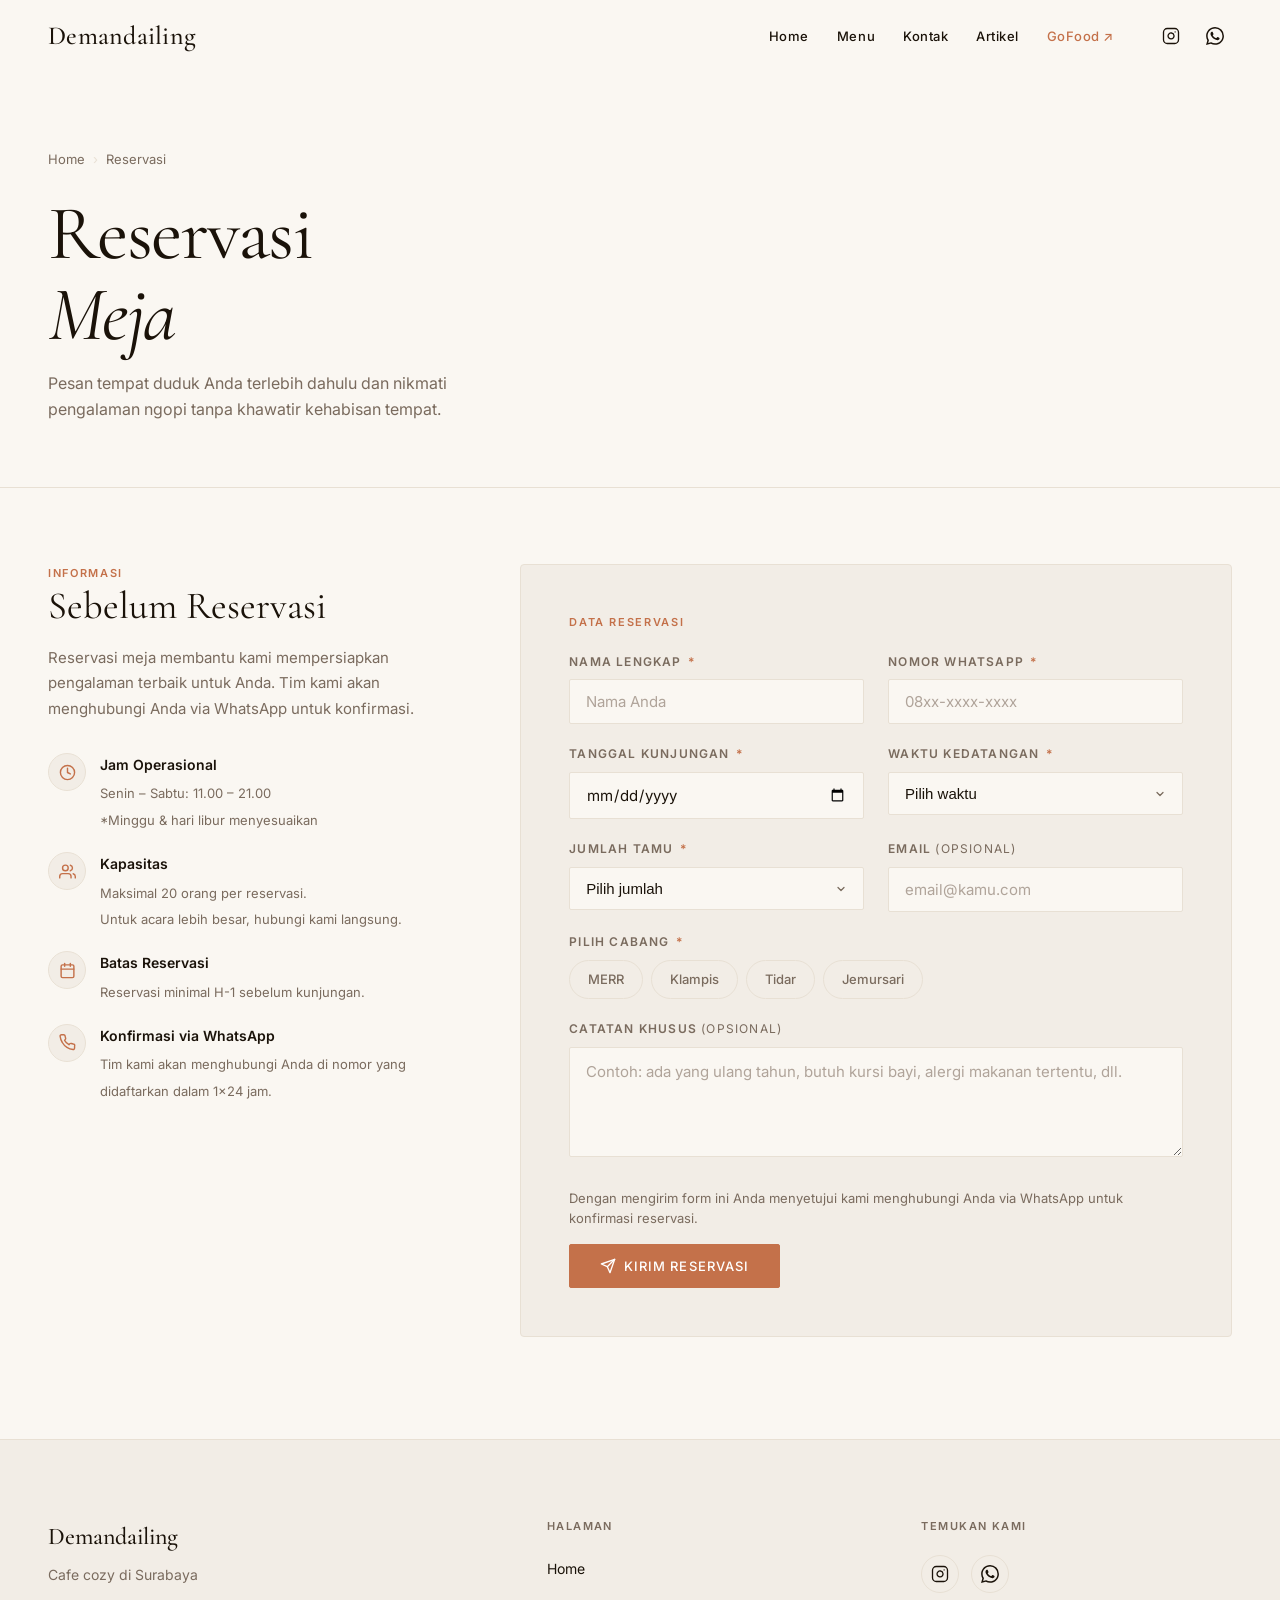
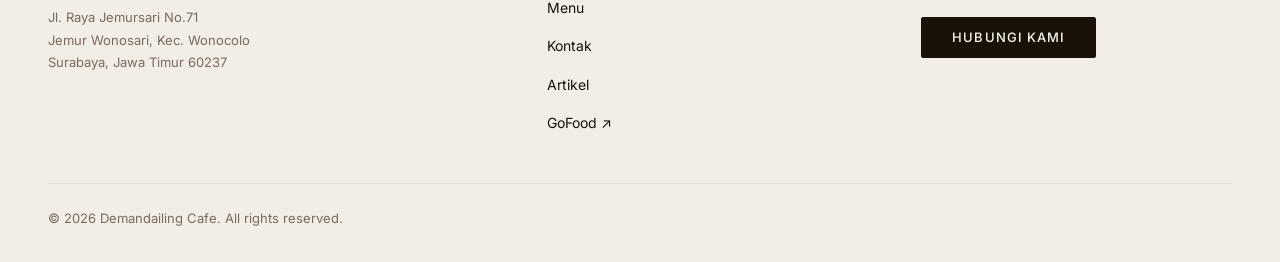
<file: reservasi.html>
<!DOCTYPE html>
<html lang="id">
<head>
  <meta charset="UTF-8" />
  <meta name="viewport" content="width=device-width, initial-scale=1.0" />
  <meta name="description" content="Reservasi meja di Demandailing Cafe — MERR, Klampis, Tidar, Jemursari. Pesan tempat duduk Anda sekarang." />
  <title>Reservasi — Demandailing Cafe</title>
  <link rel="stylesheet" href="css/main.css" />
  <link rel="stylesheet" href="css/components.css" />
  <link rel="stylesheet" href="css/pages/reservasi.css" />
</head>
<body>

  <!-- ======================================================
       NAVBAR
       ====================================================== -->
  <nav class="navbar is-scrolled" id="navbar" aria-label="Navigasi utama">
    <div class="container navbar__inner">
      <a href="index.html" class="navbar__logo">Demandailing</a>

      <button class="navbar__hamburger" id="hamburger"
              aria-label="Buka menu navigasi"
              aria-expanded="false"
              aria-controls="nav-menu">
        <span></span>
        <span></span>
        <span></span>
      </button>

      <div class="navbar__menu" id="nav-menu">
        <ul class="navbar__links" role="list">
          <li><a href="index.html"    class="navbar__link">Home</a></li>
          <li><a href="menu.html"     class="navbar__link">Menu</a></li>
          <li><a href="kontak.html"   class="navbar__link">Kontak</a></li>
          <li><a href="artikel.html"  class="navbar__link">Artikel</a></li>
          <li>
            <a href="https://gofood.co.id/surabaya/restaurant/demandailing-cafe-jemursari-d4d94063-b3b0-4198-85f2-4512d21cfe6f"
               class="navbar__link navbar__link--gofood"
               target="_blank" rel="noopener noreferrer">GoFood ↗</a>
          </li>
        </ul>
        <div class="navbar__social">
          <a href="https://www.instagram.com/demandailingcafe/"
             class="navbar__social-link"
             target="_blank" rel="noopener noreferrer"
             aria-label="Instagram">
            <svg width="18" height="18" viewBox="0 0 24 24" fill="none" stroke="currentColor" stroke-width="1.75" stroke-linecap="round" stroke-linejoin="round" aria-hidden="true"><rect x="2" y="2" width="20" height="20" rx="5" ry="5"/><path d="M16 11.37A4 4 0 1 1 12.63 8 4 4 0 0 1 16 11.37z"/><line x1="17.5" y1="6.5" x2="17.51" y2="6.5"/></svg>
          </a>
          <a href="https://api.whatsapp.com/send?phone=6282130202020"
             class="navbar__social-link"
             target="_blank" rel="noopener noreferrer"
             aria-label="WhatsApp">
            <svg width="18" height="18" viewBox="0 0 24 24" fill="currentColor" aria-hidden="true"><path d="M17.472 14.382c-.297-.149-1.758-.867-2.03-.967-.273-.099-.471-.148-.67.15-.197.297-.767.966-.94 1.164-.173.199-.347.223-.644.075-.297-.15-1.255-.463-2.39-1.475-.883-.788-1.48-1.761-1.653-2.059-.173-.297-.018-.458.13-.606.134-.133.298-.347.446-.52.149-.174.198-.298.298-.497.099-.198.05-.371-.025-.52-.075-.149-.669-1.612-.916-2.207-.242-.579-.487-.5-.669-.51-.173-.008-.371-.01-.57-.01-.198 0-.52.074-.792.372-.272.297-1.04 1.016-1.04 2.479 0 1.462 1.065 2.875 1.213 3.074.149.198 2.096 3.2 5.077 4.487.709.306 1.262.489 1.694.625.712.227 1.36.195 1.871.118.571-.085 1.758-.719 2.006-1.413.248-.694.248-1.289.173-1.413-.074-.124-.272-.198-.57-.347m-5.421 7.403h-.004a9.87 9.87 0 01-5.031-1.378l-.361-.214-3.741.982.998-3.648-.235-.374a9.86 9.86 0 01-1.51-5.26c.001-5.45 4.436-9.884 9.888-9.884 2.64 0 5.122 1.03 6.988 2.898a9.825 9.825 0 012.893 6.994c-.003 5.45-4.437 9.884-9.885 9.884m8.413-18.297A11.815 11.815 0 0012.05 0C5.495 0 .16 5.335.157 11.892c0 2.096.547 4.142 1.588 5.945L.057 24l6.305-1.654a11.882 11.882 0 005.683 1.448h.005c6.554 0 11.89-5.335 11.893-11.893a11.821 11.821 0 00-3.48-8.413z"/></svg>
          </a>
        </div>
      </div>
    </div>
  </nav>

  <!-- ======================================================
       PAGE HEADER
       ====================================================== -->
  <header class="page-header">
    <div class="container">
      <nav class="breadcrumb" aria-label="Breadcrumb">
        <a href="index.html">Home</a>
        <span class="breadcrumb__sep" aria-hidden="true">›</span>
        <span aria-current="page">Reservasi</span>
      </nav>
      <h1 class="page-header__title fade-in">Reservasi<br><em>Meja</em></h1>
      <p class="page-header__subtitle fade-in">Pesan tempat duduk Anda terlebih dahulu dan nikmati pengalaman ngopi tanpa khawatir kehabisan tempat.</p>
    </div>
  </header>

  <!-- ======================================================
       RESERVATION SECTION
       ====================================================== -->
  <section class="reservasi-section">
    <div class="container">
      <div class="reservasi__inner">

        <!-- Sidebar Info -->
        <aside class="reservasi__info fade-in">
          <span class="overline">Informasi</span>
          <h2 class="reservasi__info-title">Sebelum Reservasi</h2>
          <p class="reservasi__info-desc">
            Reservasi meja membantu kami mempersiapkan pengalaman terbaik untuk Anda. Tim kami akan menghubungi Anda via WhatsApp untuk konfirmasi.
          </p>

          <div class="reservasi__info-items">

            <div class="reservasi__info-item">
              <div class="reservasi__info-icon" aria-hidden="true">
                <svg width="17" height="17" viewBox="0 0 24 24" fill="none" stroke="currentColor" stroke-width="2" stroke-linecap="round" stroke-linejoin="round"><circle cx="12" cy="12" r="10"/><polyline points="12 6 12 12 16 14"/></svg>
              </div>
              <div class="reservasi__info-text">
                <strong>Jam Operasional</strong>
                <span>Senin – Sabtu: 11.00 – 21.00<br>*Minggu &amp; hari libur menyesuaikan</span>
              </div>
            </div>

            <div class="reservasi__info-item">
              <div class="reservasi__info-icon" aria-hidden="true">
                <svg width="17" height="17" viewBox="0 0 24 24" fill="none" stroke="currentColor" stroke-width="2" stroke-linecap="round" stroke-linejoin="round"><path d="M17 21v-2a4 4 0 0 0-4-4H5a4 4 0 0 0-4 4v2"/><circle cx="9" cy="7" r="4"/><path d="M23 21v-2a4 4 0 0 0-3-3.87"/><path d="M16 3.13a4 4 0 0 1 0 7.75"/></svg>
              </div>
              <div class="reservasi__info-text">
                <strong>Kapasitas</strong>
                <span>Maksimal 20 orang per reservasi.<br>Untuk acara lebih besar, hubungi kami langsung.</span>
              </div>
            </div>

            <div class="reservasi__info-item">
              <div class="reservasi__info-icon" aria-hidden="true">
                <svg width="17" height="17" viewBox="0 0 24 24" fill="none" stroke="currentColor" stroke-width="2" stroke-linecap="round" stroke-linejoin="round"><rect x="3" y="4" width="18" height="18" rx="2" ry="2"/><line x1="16" y1="2" x2="16" y2="6"/><line x1="8" y1="2" x2="8" y2="6"/><line x1="3" y1="10" x2="21" y2="10"/></svg>
              </div>
              <div class="reservasi__info-text">
                <strong>Batas Reservasi</strong>
                <span>Reservasi minimal H-1 sebelum kunjungan.</span>
              </div>
            </div>

            <div class="reservasi__info-item">
              <div class="reservasi__info-icon" aria-hidden="true">
                <svg width="17" height="17" viewBox="0 0 24 24" fill="none" stroke="currentColor" stroke-width="2" stroke-linecap="round" stroke-linejoin="round"><path d="M22 16.92v3a2 2 0 0 1-2.18 2 19.79 19.79 0 0 1-8.63-3.07A19.5 19.5 0 0 1 4.69 12 19.79 19.79 0 0 1 1.61 3.45 2 2 0 0 1 3.58 1h3a2 2 0 0 1 2 1.72c.127.96.361 1.903.7 2.81a2 2 0 0 1-.45 2.11L7.91 8.96a16 16 0 0 0 6.13 6.13l1.27-1.27a2 2 0 0 1 2.11-.45c.907.339 1.85.573 2.81.7A2 2 0 0 1 22 16.92z"/></svg>
              </div>
              <div class="reservasi__info-text">
                <strong>Konfirmasi via WhatsApp</strong>
                <span>Tim kami akan menghubungi Anda di nomor yang didaftarkan dalam 1×24 jam.</span>
              </div>
            </div>

          </div>
        </aside>

        <!-- Form Card -->
        <div class="reservasi__form-card fade-in">

          <!-- Success state (hidden by default) -->
          <div class="reservasi__success" id="reservasiSuccess" aria-live="polite" aria-hidden="true">
            <div class="reservasi__success-icon" aria-hidden="true">
              <svg width="28" height="28" viewBox="0 0 24 24" fill="none" stroke="currentColor" stroke-width="2" stroke-linecap="round" stroke-linejoin="round"><polyline points="20 6 9 17 4 12"/></svg>
            </div>
            <h3>Reservasi Terkirim!</h3>
            <p>Terima kasih telah melakukan reservasi. Tim kami akan segera menghubungi Anda via WhatsApp untuk konfirmasi dalam 1×24 jam.</p>
            <a href="index.html" class="btn btn--dark">Kembali ke Home</a>
          </div>

          <!-- Form -->
          <form id="reservasiForm" novalidate>

            <span class="overline" style="margin-bottom:1.25rem;">Data Reservasi</span>

            <div class="form-grid">

              <!-- Nama -->
              <div class="form-group">
                <label class="form-label" for="nama">
                  Nama Lengkap <span class="required" aria-hidden="true">*</span>
                </label>
                <input class="form-control" type="text" id="nama" name="nama"
                       placeholder="Nama Anda" required autocomplete="name" />
              </div>

              <!-- No. HP -->
              <div class="form-group">
                <label class="form-label" for="phone">
                  Nomor WhatsApp <span class="required" aria-hidden="true">*</span>
                </label>
                <input class="form-control" type="tel" id="phone" name="phone"
                       placeholder="08xx-xxxx-xxxx" required autocomplete="tel" />
              </div>

              <!-- Tanggal -->
              <div class="form-group">
                <label class="form-label" for="tanggal">
                  Tanggal Kunjungan <span class="required" aria-hidden="true">*</span>
                </label>
                <input class="form-control" type="date" id="tanggal" name="tanggal" required />
              </div>

              <!-- Waktu -->
              <div class="form-group">
                <label class="form-label" for="waktu">
                  Waktu Kedatangan <span class="required" aria-hidden="true">*</span>
                </label>
                <select class="form-control" id="waktu" name="waktu" required>
                  <option value="" disabled selected>Pilih waktu</option>
                  <option value="11:00">11:00</option>
                  <option value="11:30">11:30</option>
                  <option value="12:00">12:00</option>
                  <option value="12:30">12:30</option>
                  <option value="13:00">13:00</option>
                  <option value="13:30">13:30</option>
                  <option value="14:00">14:00</option>
                  <option value="14:30">14:30</option>
                  <option value="15:00">15:00</option>
                  <option value="15:30">15:30</option>
                  <option value="16:00">16:00</option>
                  <option value="16:30">16:30</option>
                  <option value="17:00">17:00</option>
                  <option value="17:30">17:30</option>
                  <option value="18:00">18:00</option>
                  <option value="18:30">18:30</option>
                  <option value="19:00">19:00</option>
                  <option value="19:30">19:30</option>
                  <option value="20:00">20:00</option>
                  <option value="20:30">20:30</option>
                </select>
              </div>

              <!-- Jumlah Tamu -->
              <div class="form-group">
                <label class="form-label" for="tamu">
                  Jumlah Tamu <span class="required" aria-hidden="true">*</span>
                </label>
                <select class="form-control" id="tamu" name="tamu" required>
                  <option value="" disabled selected>Pilih jumlah</option>
                  <option value="1">1 orang</option>
                  <option value="2">2 orang</option>
                  <option value="3">3 orang</option>
                  <option value="4">4 orang</option>
                  <option value="5">5 orang</option>
                  <option value="6">6 orang</option>
                  <option value="7">7 orang</option>
                  <option value="8">8 orang</option>
                  <option value="9">9 orang</option>
                  <option value="10">10 orang</option>
                  <option value="11-15">11 – 15 orang</option>
                  <option value="16-20">16 – 20 orang</option>
                </select>
              </div>

              <!-- Email (opsional) -->
              <div class="form-group">
                <label class="form-label" for="email">Email <span style="font-weight:400;color:var(--c-muted)">(opsional)</span></label>
                <input class="form-control" type="email" id="email" name="email"
                       placeholder="email@kamu.com" autocomplete="email" />
              </div>

              <!-- Pilih Cabang -->
              <div class="form-group form-group--full">
                <label class="form-label">
                  Pilih Cabang <span class="required" aria-hidden="true">*</span>
                </label>
                <div class="branch-radios" role="group" aria-label="Pilih cabang">
                  <input class="branch-radio" type="radio" id="cabang-merr"      name="cabang" value="MERR" required />
                  <label class="branch-radio-label" for="cabang-merr">MERR</label>

                  <input class="branch-radio" type="radio" id="cabang-klampis"   name="cabang" value="Klampis" />
                  <label class="branch-radio-label" for="cabang-klampis">Klampis</label>

                  <input class="branch-radio" type="radio" id="cabang-tidar"     name="cabang" value="Tidar" />
                  <label class="branch-radio-label" for="cabang-tidar">Tidar</label>

                  <input class="branch-radio" type="radio" id="cabang-jemursari" name="cabang" value="Jemursari" />
                  <label class="branch-radio-label" for="cabang-jemursari">Jemursari</label>
                </div>
              </div>

              <!-- Catatan -->
              <div class="form-group form-group--full">
                <label class="form-label" for="catatan">Catatan Khusus <span style="font-weight:400;color:var(--c-muted)">(opsional)</span></label>
                <textarea class="form-control" id="catatan" name="catatan"
                          placeholder="Contoh: ada yang ulang tahun, butuh kursi bayi, alergi makanan tertentu, dll."></textarea>
              </div>

            </div>

            <div class="form-footer">
              <p>Dengan mengirim form ini Anda menyetujui kami menghubungi Anda via WhatsApp untuk konfirmasi reservasi.</p>
              <button type="submit" class="btn btn--accent">
                <svg width="16" height="16" viewBox="0 0 24 24" fill="none" stroke="currentColor" stroke-width="2" stroke-linecap="round" stroke-linejoin="round" aria-hidden="true"><line x1="22" y1="2" x2="11" y2="13"/><polygon points="22 2 15 22 11 13 2 9 22 2"/></svg>
                Kirim Reservasi
              </button>
            </div>

          </form>
        </div>

      </div>
    </div>
  </section>

  <!-- ======================================================
       FOOTER
       ====================================================== -->
  <footer class="footer">
    <div class="container">
      <div class="footer__inner">

        <div class="footer__brand">
          <a href="index.html" class="footer__logo">Demandailing</a>
          <p class="footer__tagline">Cafe cozy di Surabaya</p>
          <address class="footer__address">
            Jl. Raya Jemursari No.71<br>
            Jemur Wonosari, Kec. Wonocolo<br>
            Surabaya, Jawa Timur 60237
          </address>
        </div>

        <div>
          <span class="footer__col-title">Halaman</span>
          <ul class="footer__nav-links" role="list">
            <li><a href="index.html"   class="footer__nav-link">Home</a></li>
            <li><a href="menu.html"    class="footer__nav-link">Menu</a></li>
            <li><a href="kontak.html"  class="footer__nav-link">Kontak</a></li>
            <li><a href="artikel.html" class="footer__nav-link">Artikel</a></li>
            <li>
              <a href="https://gofood.co.id/surabaya/restaurant/demandailing-cafe-jemursari-d4d94063-b3b0-4198-85f2-4512d21cfe6f"
                 class="footer__nav-link"
                 target="_blank" rel="noopener noreferrer">GoFood ↗</a>
            </li>
          </ul>
        </div>

        <div>
          <span class="footer__col-title">Temukan Kami</span>
          <div class="footer__social-links">
            <a href="https://www.instagram.com/demandailingcafe/"
               class="footer__social-link"
               target="_blank" rel="noopener noreferrer"
               aria-label="Instagram">
              <svg width="18" height="18" viewBox="0 0 24 24" fill="none" stroke="currentColor" stroke-width="1.75" stroke-linecap="round" stroke-linejoin="round" aria-hidden="true"><rect x="2" y="2" width="20" height="20" rx="5" ry="5"/><path d="M16 11.37A4 4 0 1 1 12.63 8 4 4 0 0 1 16 11.37z"/><line x1="17.5" y1="6.5" x2="17.51" y2="6.5"/></svg>
            </a>
            <a href="https://api.whatsapp.com/send?phone=6282130202020"
               class="footer__social-link"
               target="_blank" rel="noopener noreferrer"
               aria-label="WhatsApp">
              <svg width="18" height="18" viewBox="0 0 24 24" fill="currentColor" aria-hidden="true"><path d="M17.472 14.382c-.297-.149-1.758-.867-2.03-.967-.273-.099-.471-.148-.67.15-.197.297-.767.966-.94 1.164-.173.199-.347.223-.644.075-.297-.15-1.255-.463-2.39-1.475-.883-.788-1.48-1.761-1.653-2.059-.173-.297-.018-.458.13-.606.134-.133.298-.347.446-.52.149-.174.198-.298.298-.497.099-.198.05-.371-.025-.52-.075-.149-.669-1.612-.916-2.207-.242-.579-.487-.5-.669-.51-.173-.008-.371-.01-.57-.01-.198 0-.52.074-.792.372-.272.297-1.04 1.016-1.04 2.479 0 1.462 1.065 2.875 1.213 3.074.149.198 2.096 3.2 5.077 4.487.709.306 1.262.489 1.694.625.712.227 1.36.195 1.871.118.571-.085 1.758-.719 2.006-1.413.248-.694.248-1.289.173-1.413-.074-.124-.272-.198-.57-.347m-5.421 7.403h-.004a9.87 9.87 0 01-5.031-1.378l-.361-.214-3.741.982.998-3.648-.235-.374a9.86 9.86 0 01-1.51-5.26c.001-5.45 4.436-9.884 9.888-9.884 2.64 0 5.122 1.03 6.988 2.898a9.825 9.825 0 012.893 6.994c-.003 5.45-4.437 9.884-9.885 9.884m8.413-18.297A11.815 11.815 0 0012.05 0C5.495 0 .16 5.335.157 11.892c0 2.096.547 4.142 1.588 5.945L.057 24l6.305-1.654a11.882 11.882 0 005.683 1.448h.005c6.554 0 11.89-5.335 11.893-11.893a11.821 11.821 0 00-3.48-8.413z"/></svg>
            </a>
          </div>
          <a href="https://api.whatsapp.com/send?phone=6282130202020"
             class="btn btn--dark"
             target="_blank" rel="noopener noreferrer">Hubungi Kami</a>
        </div>

      </div>
      <div class="footer__bottom">
        <p class="footer__copyright">&copy; 2026 Demandailing Cafe. All rights reserved.</p>
      </div>
    </div>
  </footer>

  <script src="js/main.js"></script>
  <script>
    (function () {
      var form    = document.getElementById('reservasiForm');
      var success = document.getElementById('reservasiSuccess');
      if (!form || !success) return;

      /* Set min date to tomorrow */
      var tanggalInput = document.getElementById('tanggal');
      if (tanggalInput) {
        var tomorrow = new Date();
        tomorrow.setDate(tomorrow.getDate() + 1);
        tanggalInput.min = tomorrow.toISOString().split('T')[0];
      }

      form.addEventListener('submit', function (e) {
        e.preventDefault();

        /* Validate cabang (radio not covered by :invalid natively in all browsers) */
        var cabang = form.querySelector('input[name="cabang"]:checked');
        if (!cabang) {
          var firstRadio = form.querySelector('.branch-radio-label');
          if (firstRadio) firstRadio.focus();
          alert('Silakan pilih cabang terlebih dahulu.');
          return;
        }

        if (!form.checkValidity()) {
          form.reportValidity();
          return;
        }

        /* Show success */
        form.style.display = 'none';
        success.style.display = 'block';
        success.removeAttribute('aria-hidden');
        success.scrollIntoView({ behavior: 'smooth', block: 'center' });
      });
    }());
  </script>
</body>
</html>
</file>
<file: css/main.css>
@import url('https://fonts.googleapis.com/css2?family=Cormorant+Garamond:ital,wght@0,300;0,400;0,500;0,600;1,300;1,400;1,500&family=Inter:wght@300;400;500;600&display=swap');

/* ============================================================
   CUSTOM PROPERTIES
   ============================================================ */

:root {
  /* Colors */
  --c-bg:       #FAF7F2;
  --c-text:     #1A1209;
  --c-accent:   #C4714A;
  --c-divider:  #E8E0D4;
  --c-muted:    #7A6B5E;
  --c-surface:  #F2EDE6;

  /* Typography */
  --f-heading: 'Cormorant Garamond', Georgia, serif;
  --f-body:    'Inter', -apple-system, BlinkMacSystemFont, sans-serif;

  /* Layout */
  --nav-h:  72px;
  --max-w:  1280px;
  --pad-x:  clamp(1.25rem, 5vw, 3rem);

  /* Transitions */
  --t-fast: 150ms ease;
  --t-base: 260ms ease;
  --t-slow: 420ms ease;
}

/* ============================================================
   RESET
   ============================================================ */

*, *::before, *::after {
  box-sizing: border-box;
  margin: 0;
  padding: 0;
}

html {
  scroll-behavior: smooth;
}

body {
  font-family: var(--f-body);
  background: var(--c-bg);
  color: var(--c-text);
  font-size: 1rem;
  line-height: 1.65;
  -webkit-font-smoothing: antialiased;
  -moz-osx-font-smoothing: grayscale;
}

img, picture { display: block; max-width: 100%; }
a           { color: inherit; text-decoration: none; }
ul, ol      { list-style: none; }
button      { font-family: inherit; cursor: pointer; border: none; background: none; }
input, textarea { font-family: inherit; font-size: inherit; }

/* ============================================================
   LAYOUT
   ============================================================ */

.container {
  max-width: var(--max-w);
  margin-inline: auto;
  padding-inline: var(--pad-x);
}

/* ============================================================
   TYPOGRAPHY UTILITIES
   ============================================================ */

.overline {
  font-family: var(--f-body);
  font-size: 0.6875rem;
  font-weight: 600;
  letter-spacing: 0.15em;
  text-transform: uppercase;
  color: var(--c-accent);
  display: block;
}

/* ============================================================
   BUTTONS
   ============================================================ */

.btn {
  display: inline-flex;
  align-items: center;
  gap: 0.5rem;
  padding: 0.8125rem 1.875rem;
  font-family: var(--f-body);
  font-size: 0.8125rem;
  font-weight: 500;
  letter-spacing: 0.08em;
  text-transform: uppercase;
  border-radius: 2px;
  border: 1.5px solid transparent;
  transition:
    background var(--t-base),
    color var(--t-base),
    border-color var(--t-base);
  cursor: pointer;
  white-space: nowrap;
  line-height: 1;
}

.btn--dark {
  background: var(--c-text);
  color: var(--c-bg);
  border-color: var(--c-text);
}
.btn--dark:hover {
  background: #321a0a;
  border-color: #321a0a;
}

.btn--outline {
  background: transparent;
  color: var(--c-text);
  border-color: var(--c-text);
}
.btn--outline:hover {
  background: var(--c-text);
  color: var(--c-bg);
}

.btn--accent {
  background: var(--c-accent);
  color: #fff;
  border-color: var(--c-accent);
}
.btn--accent:hover {
  background: #ad5f3c;
  border-color: #ad5f3c;
}

/* ============================================================
   SECTION SPACING
   ============================================================ */

.section {
  padding-block: clamp(4rem, 8vw, 8rem);
}

.section--sm {
  padding-block: clamp(3rem, 6vw, 5rem);
}

/* ============================================================
   ACCESSIBILITY
   ============================================================ */

.sr-only {
  position: absolute;
  width: 1px;
  height: 1px;
  overflow: hidden;
  clip: rect(0, 0, 0, 0);
  white-space: nowrap;
}

/* ============================================================
   SCROLL ANIMATIONS
   ============================================================ */

.fade-in {
  opacity: 0;
  transform: translateY(20px);
  transition: opacity 0.65s ease, transform 0.65s ease;
}
.fade-in.is-visible {
  opacity: 1;
  transform: none;
}

.stagger-children > * {
  opacity: 0;
  transform: translateY(14px);
  transition: opacity 0.55s ease, transform 0.55s ease;
}
.stagger-children.is-visible > *:nth-child(1) { opacity: 1; transform: none; transition-delay:   0ms; }
.stagger-children.is-visible > *:nth-child(2) { opacity: 1; transform: none; transition-delay:  90ms; }
.stagger-children.is-visible > *:nth-child(3) { opacity: 1; transform: none; transition-delay: 180ms; }
.stagger-children.is-visible > *:nth-child(4) { opacity: 1; transform: none; transition-delay: 270ms; }
.stagger-children.is-visible > *:nth-child(5) { opacity: 1; transform: none; transition-delay: 360ms; }
.stagger-children.is-visible > *:nth-child(6) { opacity: 1; transform: none; transition-delay: 450ms; }
</file>
<file: css/components.css>
/* ============================================================
   NAVBAR
   ============================================================ */

.navbar {
  position: fixed;
  top: 0;
  left: 0;
  right: 0;
  height: var(--nav-h);
  z-index: 100;
  transition: background var(--t-base), border-color var(--t-base);
  border-bottom: 1px solid transparent;
}

.navbar.is-scrolled {
  background: var(--c-bg);
  border-bottom-color: var(--c-divider);
}

.navbar__inner {
  height: 100%;
  display: flex;
  align-items: center;
  justify-content: space-between;
  gap: 2rem;
}

.navbar__logo {
  font-family: var(--f-heading);
  font-size: 1.625rem;
  font-weight: 500;
  letter-spacing: 0.01em;
  color: var(--c-text);
  flex-shrink: 0;
  line-height: 1;
}

.navbar__menu {
  display: flex;
  align-items: center;
  gap: 2.5rem;
}

.navbar__links {
  display: flex;
  align-items: center;
  gap: 1.75rem;
}

.navbar__link {
  font-size: 0.8125rem;
  font-weight: 500;
  letter-spacing: 0.04em;
  color: var(--c-text);
  position: relative;
  padding-bottom: 2px;
  transition: color var(--t-fast);
}

.navbar__link::after {
  content: '';
  position: absolute;
  bottom: -2px;
  left: 0;
  width: 0;
  height: 1px;
  background: var(--c-accent);
  transition: width var(--t-base);
}

.navbar__link:hover::after,
.navbar__link[aria-current="page"]::after {
  width: 100%;
}

.navbar__link[aria-current="page"] {
  color: var(--c-accent);
}

.navbar__link--gofood {
  color: var(--c-accent);
}

.navbar__social {
  display: flex;
  align-items: center;
  gap: 0.625rem;
}

.navbar__social-link {
  display: flex;
  align-items: center;
  justify-content: center;
  width: 34px;
  height: 34px;
  color: var(--c-text);
  transition: color var(--t-fast);
}
.navbar__social-link:hover {
  color: var(--c-accent);
}

/* Hamburger button */
.navbar__hamburger {
  display: none;
  flex-direction: column;
  justify-content: center;
  align-items: center;
  gap: 5px;
  width: 36px;
  height: 36px;
  padding: 0;
}

.navbar__hamburger span {
  display: block;
  width: 22px;
  height: 1.5px;
  background: var(--c-text);
  border-radius: 1px;
  transform-origin: center;
  transition:
    transform var(--t-base),
    opacity var(--t-fast),
    width var(--t-base);
}

.navbar__hamburger[aria-expanded="true"] span:nth-child(1) {
  transform: translateY(6.5px) rotate(45deg);
}
.navbar__hamburger[aria-expanded="true"] span:nth-child(2) {
  opacity: 0;
  width: 0;
}
.navbar__hamburger[aria-expanded="true"] span:nth-child(3) {
  transform: translateY(-6.5px) rotate(-45deg);
}

/* ============================================================
   RESPONSIVE NAVBAR
   ============================================================ */

@media (max-width: 900px) {
  .navbar__hamburger {
    display: flex;
  }

  .navbar__menu {
    position: fixed;
    top: var(--nav-h);
    left: 0;
    right: 0;
    bottom: 0;
    background: var(--c-bg);
    flex-direction: column;
    justify-content: center;
    gap: 2.5rem;
    padding: 2rem var(--pad-x);
    transform: translateX(100%);
    transition: transform var(--t-slow);
    border-top: 1px solid var(--c-divider);
  }

  .navbar__menu.is-open {
    transform: translateX(0);
  }

  .navbar__links {
    flex-direction: column;
    gap: 1.5rem;
    text-align: center;
  }

  .navbar__link {
    font-size: 1.0625rem;
    letter-spacing: 0.05em;
  }

  .navbar__social {
    gap: 1.25rem;
  }

  .navbar__social-link {
    width: 44px;
    height: 44px;
  }
}

/* ============================================================
   FOOTER
   ============================================================ */

.footer {
  background: var(--c-surface);
  border-top: 1px solid var(--c-divider);
  padding-top: clamp(3rem, 6vw, 5rem);
  padding-bottom: 2rem;
}

.footer__inner {
  display: grid;
  grid-template-columns: 1.4fr 1fr 1fr;
  gap: clamp(2rem, 5vw, 4rem);
  padding-bottom: clamp(2rem, 4vw, 3rem);
  border-bottom: 1px solid var(--c-divider);
}

.footer__logo {
  font-family: var(--f-heading);
  font-size: 1.5rem;
  font-weight: 500;
  color: var(--c-text);
  display: block;
  margin-bottom: 0.375rem;
}

.footer__tagline {
  font-size: 0.875rem;
  color: var(--c-muted);
  margin-bottom: 1.25rem;
}

.footer__address {
  font-size: 0.8125rem;
  color: var(--c-muted);
  line-height: 1.75;
  font-style: normal;
}

.footer__col-title {
  font-size: 0.6875rem;
  font-weight: 600;
  letter-spacing: 0.13em;
  text-transform: uppercase;
  color: var(--c-muted);
  margin-bottom: 1.25rem;
  display: block;
}

.footer__nav-links {
  display: flex;
  flex-direction: column;
  gap: 0.75rem;
}

.footer__nav-link {
  font-size: 0.875rem;
  color: var(--c-text);
  transition: color var(--t-fast);
}
.footer__nav-link:hover {
  color: var(--c-accent);
}

.footer__social-links {
  display: flex;
  gap: 0.75rem;
  margin-bottom: 1.5rem;
}

.footer__social-link {
  display: flex;
  align-items: center;
  justify-content: center;
  width: 38px;
  height: 38px;
  border: 1px solid var(--c-divider);
  border-radius: 50%;
  color: var(--c-text);
  transition: color var(--t-fast), border-color var(--t-fast);
}
.footer__social-link:hover {
  color: var(--c-accent);
  border-color: var(--c-accent);
}

.footer__bottom {
  padding-top: 1.5rem;
  display: flex;
  align-items: center;
  justify-content: space-between;
  flex-wrap: wrap;
  gap: 0.75rem;
}

.footer__copyright {
  font-size: 0.8125rem;
  color: var(--c-muted);
}

@media (max-width: 960px) {
  .footer__inner {
    grid-template-columns: 1fr 1fr;
  }
}

@media (max-width: 600px) {
  .footer__inner {
    grid-template-columns: 1fr;
    gap: 2rem;
  }
}

/* ============================================================
   FLOATING RESERVATION BUTTON
   ============================================================ */

.fab-reservation {
  position: fixed;
  bottom: 2rem;
  right: 2rem;
  z-index: 200;
  display: flex;
  align-items: center;
  gap: 0.625rem;
  padding: 0.875rem 1.375rem;
  background: var(--c-accent);
  color: #fff;
  border-radius: 50px;
  font-family: var(--f-body);
  font-size: 0.8125rem;
  font-weight: 600;
  letter-spacing: 0.06em;
  text-transform: uppercase;
  box-shadow: 0 4px 20px rgba(196, 113, 74, 0.4);
  transition:
    background var(--t-base),
    box-shadow var(--t-base),
    transform var(--t-base);
  white-space: nowrap;
}

.fab-reservation:hover {
  background: #ad5f3c;
  box-shadow: 0 6px 28px rgba(196, 113, 74, 0.5);
  transform: translateY(-2px);
}

.fab-reservation:active {
  transform: translateY(0);
}

.fab-reservation svg {
  flex-shrink: 0;
}

@media (max-width: 600px) {
  .fab-reservation {
    bottom: 1.25rem;
    right: 1.25rem;
    padding: 0.8125rem 1.125rem;
  }

  .fab-reservation__label {
    display: none;
  }
}

/* ============================================================
   PAGE HEADER (inner pages)
   ============================================================ */

.page-header {
  padding-top: calc(var(--nav-h) + clamp(3rem, 6vw, 5rem));
  padding-bottom: clamp(2.5rem, 5vw, 4rem);
  border-bottom: 1px solid var(--c-divider);
}

.breadcrumb {
  display: flex;
  align-items: center;
  gap: 0.5rem;
  font-size: 0.8125rem;
  color: var(--c-muted);
  margin-bottom: 1.5rem;
}

.breadcrumb a {
  color: var(--c-muted);
  transition: color var(--t-fast);
}
.breadcrumb a:hover {
  color: var(--c-accent);
}

.breadcrumb__sep {
  color: var(--c-divider);
  line-height: 1;
}

.page-header__title {
  font-family: var(--f-heading);
  font-size: clamp(3rem, 6vw, 5.5rem);
  font-weight: 400;
  line-height: 1.05;
  letter-spacing: -0.02em;
  margin-bottom: 1rem;
}

.page-header__subtitle {
  font-size: 1rem;
  color: var(--c-muted);
  max-width: 440px;
  line-height: 1.6;
}
</file>
<file: css/pages/kontak.css>
/* ============================================================
   KONTAK — BRANCH CARDS
   ============================================================ */

.branches {
  border-bottom: 1px solid var(--c-divider);
}

.branches__grid {
  display: grid;
  grid-template-columns: repeat(2, 1fr);
  gap: clamp(1rem, 2.5vw, 1.75rem);
}

.branch-card {
  border: 1px solid var(--c-divider);
  border-radius: 3px;
  padding: clamp(1.5rem, 3vw, 2.25rem);
  transition: border-color var(--t-base);
  background: var(--c-bg);
}

.branch-card:hover {
  border-color: rgba(196, 113, 74, 0.4);
}

.branch-card__name {
  font-family: var(--f-heading);
  font-size: clamp(1.375rem, 2.5vw, 1.75rem);
  font-weight: 500;
  margin-bottom: 0.25rem;
  color: var(--c-text);
}

.branch-card__tag {
  font-size: 0.6875rem;
  font-weight: 600;
  letter-spacing: 0.12em;
  text-transform: uppercase;
  color: var(--c-accent);
  display: block;
  margin-bottom: 1.125rem;
}

.branch-card__address {
  font-size: 0.875rem;
  color: var(--c-muted);
  line-height: 1.7;
  font-style: normal;
  margin-bottom: 0.75rem;
}

.branch-card__hours {
  font-size: 0.8125rem;
  color: var(--c-muted);
  display: flex;
  align-items: center;
  gap: 0.5rem;
  margin-bottom: 1.5rem;
}

.branch-card__hours-icon {
  width: 14px;
  height: 14px;
  color: var(--c-accent);
  flex-shrink: 0;
}

.branch-card__actions {
  display: flex;
  align-items: center;
  gap: 0.75rem;
  flex-wrap: wrap;
}

.branch-card__btn {
  font-size: 0.75rem;
  font-weight: 500;
  letter-spacing: 0.07em;
  text-transform: uppercase;
  color: var(--c-text);
  border: 1px solid var(--c-divider);
  border-radius: 2px;
  padding: 0.5rem 1.125rem;
  display: inline-flex;
  align-items: center;
  gap: 0.4rem;
  transition: border-color var(--t-fast), color var(--t-fast);
  line-height: 1;
}
.branch-card__btn:hover {
  border-color: var(--c-accent);
  color: var(--c-accent);
}

@media (max-width: 680px) {
  .branches__grid {
    grid-template-columns: 1fr;
  }
}

/* ============================================================
   KONTAK — MAP
   ============================================================ */

.map-section {
  padding-block: 0;
}

.map-section__label {
  padding-block: clamp(1.5rem, 3vw, 2.5rem);
}

.map-section__title {
  font-family: var(--f-heading);
  font-size: clamp(1.5rem, 3vw, 2.25rem);
  font-weight: 400;
  margin-bottom: 0.375rem;
}

.map-section__sub {
  font-size: 0.875rem;
  color: var(--c-muted);
}

.map-section__embed {
  width: 100%;
  height: clamp(320px, 45vw, 520px);
  border: none;
  display: block;
  border-top: 1px solid var(--c-divider);
}

/* ============================================================
   KONTAK — CONTACT FORM
   ============================================================ */

.contact-form-section {
  border-top: 1px solid var(--c-divider);
}

.contact-form-section__inner {
  display: grid;
  grid-template-columns: 1fr 1fr;
  gap: clamp(3rem, 7vw, 6rem);
  align-items: start;
}

.contact-form-section__intro-title {
  font-family: var(--f-heading);
  font-size: clamp(2rem, 4vw, 3rem);
  font-weight: 400;
  line-height: 1.1;
  letter-spacing: -0.015em;
  margin-bottom: 1rem;
}

.contact-form-section__intro-text {
  font-size: 0.9375rem;
  color: var(--c-muted);
  line-height: 1.7;
}

/* Form */
.contact-form {
  display: flex;
  flex-direction: column;
  gap: 0;
}

.form-field {
  display: flex;
  flex-direction: column;
  border-bottom: 1px solid var(--c-divider);
  padding-bottom: 0.25rem;
  margin-bottom: 1.875rem;
  transition: border-color var(--t-fast);
}

.form-field:focus-within {
  border-bottom-color: var(--c-accent);
}

.form-field label {
  font-size: 0.6875rem;
  font-weight: 600;
  letter-spacing: 0.12em;
  text-transform: uppercase;
  color: var(--c-muted);
  margin-bottom: 0.5rem;
  display: block;
  transition: color var(--t-fast);
}

.form-field:focus-within label {
  color: var(--c-accent);
}

.form-field input,
.form-field textarea {
  background: none;
  border: none;
  outline: none;
  color: var(--c-text);
  font-size: 0.9375rem;
  padding: 0.25rem 0 0.375rem;
  width: 100%;
  resize: none;
  appearance: none;
}

.form-field textarea {
  min-height: 100px;
  line-height: 1.6;
}

.form-field input::placeholder,
.form-field textarea::placeholder {
  color: rgba(122, 107, 94, 0.45);
}

.contact-form__submit {
  margin-top: 0.5rem;
  align-self: flex-start;
}

@media (max-width: 768px) {
  .contact-form-section__inner {
    grid-template-columns: 1fr;
    gap: 2.5rem;
  }
}

/* ============================================================
   KONTAK — SOCIAL STRIP
   ============================================================ */

.social-strip {
  background: var(--c-surface);
  border-top: 1px solid var(--c-divider);
}

.social-strip__inner {
  text-align: center;
}

.social-strip__title {
  font-family: var(--f-heading);
  font-size: clamp(1.75rem, 3.5vw, 2.75rem);
  font-weight: 400;
  letter-spacing: -0.01em;
  margin-bottom: 2.5rem;
}

.social-strip__links {
  display: flex;
  align-items: center;
  justify-content: center;
  gap: clamp(2.5rem, 7vw, 5rem);
}

.social-strip__link {
  display: flex;
  flex-direction: column;
  align-items: center;
  gap: 0.875rem;
  color: var(--c-text);
  transition: color var(--t-fast);
}
.social-strip__link:hover {
  color: var(--c-accent);
}

.social-strip__icon {
  width: 52px;
  height: 52px;
  border: 1.5px solid currentColor;
  border-radius: 50%;
  display: flex;
  align-items: center;
  justify-content: center;
  transition: border-color var(--t-fast);
}

.social-strip__label {
  font-size: 0.8125rem;
  font-weight: 500;
  letter-spacing: 0.06em;
  text-transform: uppercase;
}
</file>
<file: css/pages/menu.css>
/* ============================================================
   MENU — TAB NAVIGATION
   ============================================================ */

.menu-tabs {
  padding-top: clamp(2.5rem, 5vw, 4rem);
  border-bottom: 1px solid var(--c-divider);
  margin-bottom: clamp(2.5rem, 5vw, 4rem);
}

.menu-tabs__list {
  display: flex;
  gap: 0;
}

.menu-tab {
  position: relative;
  padding: 0 0 1rem 0;
  margin-right: 2.5rem;
  font-family: var(--f-body);
  font-size: 1rem;
  font-weight: 500;
  letter-spacing: 0.02em;
  color: var(--c-muted);
  background: none;
  border: none;
  cursor: pointer;
  transition: color var(--t-fast);
}

.menu-tab::after {
  content: '';
  position: absolute;
  bottom: -1px;
  left: 0;
  right: 0;
  height: 2px;
  background: var(--c-accent);
  transform: scaleX(0);
  transform-origin: left;
  transition: transform var(--t-base);
}

.menu-tab:hover {
  color: var(--c-text);
}

.menu-tab.is-active {
  color: var(--c-text);
}

.menu-tab.is-active::after {
  transform: scaleX(1);
}

/* ============================================================
   MENU — LIST
   ============================================================ */

.menu-panel {
  max-width: 780px;
}

.menu-panel[hidden] {
  display: none;
}

.menu-category {
  margin-bottom: clamp(2rem, 4vw, 3rem);
}

.menu-category__title {
  font-family: var(--f-heading);
  font-size: clamp(1.5rem, 3vw, 2rem);
  font-weight: 400;
  color: var(--c-text);
  margin-bottom: 0.75rem;
  letter-spacing: -0.01em;
}

.menu-category__rule {
  border: none;
  border-top: 1px solid var(--c-divider);
  margin-bottom: 0;
}

.menu-items-list {
  list-style: none;
}

.menu-item {
  display: flex;
  align-items: baseline;
  justify-content: space-between;
  gap: 1.5rem;
  padding-block: 0.9375rem;
  border-bottom: 1px solid var(--c-divider);
  transition: background var(--t-fast);
}

.menu-item:hover {
  background: rgba(196, 113, 74, 0.03);
}

.menu-item__name {
  font-size: 0.9375rem;
  color: var(--c-text);
  line-height: 1.4;
  flex: 1;
}

.menu-item__price {
  font-size: 0.875rem;
  color: var(--c-muted);
  white-space: nowrap;
  font-weight: 400;
  flex-shrink: 0;
}

/* ============================================================
   MENU — GOFOOD BANNER
   ============================================================ */

.gofood-banner {
  background: var(--c-surface);
  border-top: 1px solid var(--c-divider);
  padding-block: clamp(2.5rem, 5vw, 4rem);
}

.gofood-banner__inner {
  display: flex;
  align-items: center;
  justify-content: space-between;
  gap: 2rem;
  flex-wrap: wrap;
}

.gofood-banner__text {
  font-family: var(--f-heading);
  font-size: clamp(1.5rem, 3vw, 2.25rem);
  font-weight: 400;
  line-height: 1.2;
}

.gofood-banner__sub {
  font-size: 0.9375rem;
  color: var(--c-muted);
  margin-top: 0.375rem;
}

@media (max-width: 600px) {
  .gofood-banner__inner {
    flex-direction: column;
    align-items: flex-start;
  }
}
</file>
<file: css/pages/reservasi.css>
/* ============================================================
   RESERVATION PAGE
   ============================================================ */

.reservasi-section {
  padding-top: clamp(3rem, 6vw, 5rem);
  padding-bottom: clamp(4rem, 8vw, 8rem);
}

.reservasi__inner {
  display: grid;
  grid-template-columns: 1fr 1.8fr;
  gap: clamp(3rem, 6vw, 6rem);
  align-items: start;
}

/* ── Sidebar info ── */

.reservasi__info {
  position: sticky;
  top: calc(var(--nav-h) + 2rem);
}

.reservasi__info-title {
  font-family: var(--f-heading);
  font-size: clamp(1.75rem, 3vw, 2.5rem);
  font-weight: 400;
  line-height: 1.2;
  margin-bottom: 1rem;
}

.reservasi__info-desc {
  font-size: 0.9375rem;
  color: var(--c-muted);
  line-height: 1.7;
  margin-bottom: 2rem;
}

.reservasi__info-items {
  display: flex;
  flex-direction: column;
  gap: 1.25rem;
}

.reservasi__info-item {
  display: flex;
  gap: 0.875rem;
  align-items: flex-start;
}

.reservasi__info-icon {
  flex-shrink: 0;
  width: 38px;
  height: 38px;
  background: var(--c-surface);
  border-radius: 50%;
  display: flex;
  align-items: center;
  justify-content: center;
  color: var(--c-accent);
  border: 1px solid var(--c-divider);
}

.reservasi__info-text strong {
  display: block;
  font-size: 0.875rem;
  font-weight: 600;
  margin-bottom: 0.2rem;
}

.reservasi__info-text span {
  font-size: 0.8125rem;
  color: var(--c-muted);
  line-height: 1.5;
}

/* ── Form card ── */

.reservasi__form-card {
  background: var(--c-surface);
  border: 1px solid var(--c-divider);
  border-radius: 4px;
  padding: clamp(1.75rem, 4vw, 3rem);
}

/* ── Form layout ── */

.form-grid {
  display: grid;
  grid-template-columns: 1fr 1fr;
  gap: 1.25rem 1.5rem;
}

.form-grid .form-group--full {
  grid-column: 1 / -1;
}

.form-group {
  display: flex;
  flex-direction: column;
  gap: 0.5rem;
}

.form-label {
  font-size: 0.75rem;
  font-weight: 600;
  letter-spacing: 0.1em;
  text-transform: uppercase;
  color: var(--c-muted);
}

.form-label .required {
  color: var(--c-accent);
  margin-left: 2px;
}

.form-control {
  width: 100%;
  padding: 0.75rem 1rem;
  background: var(--c-bg);
  border: 1.5px solid var(--c-divider);
  border-radius: 2px;
  color: var(--c-text);
  font-size: 0.9375rem;
  transition: border-color var(--t-base), box-shadow var(--t-base);
  appearance: none;
  -webkit-appearance: none;
}

.form-control:focus {
  outline: none;
  border-color: var(--c-accent);
  box-shadow: 0 0 0 3px rgba(196, 113, 74, 0.12);
}

.form-control::placeholder {
  color: #b0a49a;
}

select.form-control {
  background-image: url("data:image/svg+xml,%3Csvg xmlns='http://www.w3.org/2000/svg' width='12' height='12' viewBox='0 0 24 24' fill='none' stroke='%237A6B5E' stroke-width='2.5' stroke-linecap='round' stroke-linejoin='round'%3E%3Cpolyline points='6 9 12 15 18 9'/%3E%3C/svg%3E");
  background-repeat: no-repeat;
  background-position: right 1rem center;
  padding-right: 2.5rem;
  cursor: pointer;
}

textarea.form-control {
  min-height: 110px;
  resize: vertical;
  line-height: 1.6;
}

/* ── Branch chips (radio) ── */

.branch-radios {
  display: flex;
  flex-wrap: wrap;
  gap: 0.5rem;
}

.branch-radio {
  display: none;
}

.branch-radio-label {
  display: inline-flex;
  align-items: center;
  padding: 0.5rem 1.125rem;
  border: 1.5px solid var(--c-divider);
  border-radius: 50px;
  font-size: 0.8125rem;
  font-weight: 500;
  color: var(--c-muted);
  cursor: pointer;
  transition:
    border-color var(--t-base),
    color var(--t-base),
    background var(--t-base);
  user-select: none;
}

.branch-radio:checked + .branch-radio-label {
  border-color: var(--c-accent);
  color: var(--c-accent);
  background: rgba(196, 113, 74, 0.07);
}

.branch-radio-label:hover {
  border-color: var(--c-accent);
  color: var(--c-accent);
}

/* ── Submit area ── */

.form-footer {
  margin-top: 2rem;
  display: flex;
  align-items: center;
  justify-content: space-between;
  flex-wrap: wrap;
  gap: 1rem;
}

.form-footer p {
  font-size: 0.8125rem;
  color: var(--c-muted);
  line-height: 1.5;
}

/* ── Success state ── */

.reservasi__success {
  display: none;
  text-align: center;
  padding: 3rem 1rem;
}

.reservasi__success.is-visible {
  display: block;
}

.reservasi__success-icon {
  width: 60px;
  height: 60px;
  background: rgba(196, 113, 74, 0.12);
  border-radius: 50%;
  display: flex;
  align-items: center;
  justify-content: center;
  margin: 0 auto 1.5rem;
  color: var(--c-accent);
}

.reservasi__success h3 {
  font-family: var(--f-heading);
  font-size: 2rem;
  font-weight: 400;
  margin-bottom: 0.75rem;
}

.reservasi__success p {
  font-size: 0.9375rem;
  color: var(--c-muted);
  line-height: 1.65;
  margin-bottom: 2rem;
}

/* ── Responsive ── */

@media (max-width: 880px) {
  .reservasi__inner {
    grid-template-columns: 1fr;
  }

  .reservasi__info {
    position: static;
  }
}

@media (max-width: 560px) {
  .form-grid {
    grid-template-columns: 1fr;
  }

  .form-footer {
    flex-direction: column;
    align-items: stretch;
  }

  .form-footer .btn {
    width: 100%;
    justify-content: center;
  }
}
</file>
